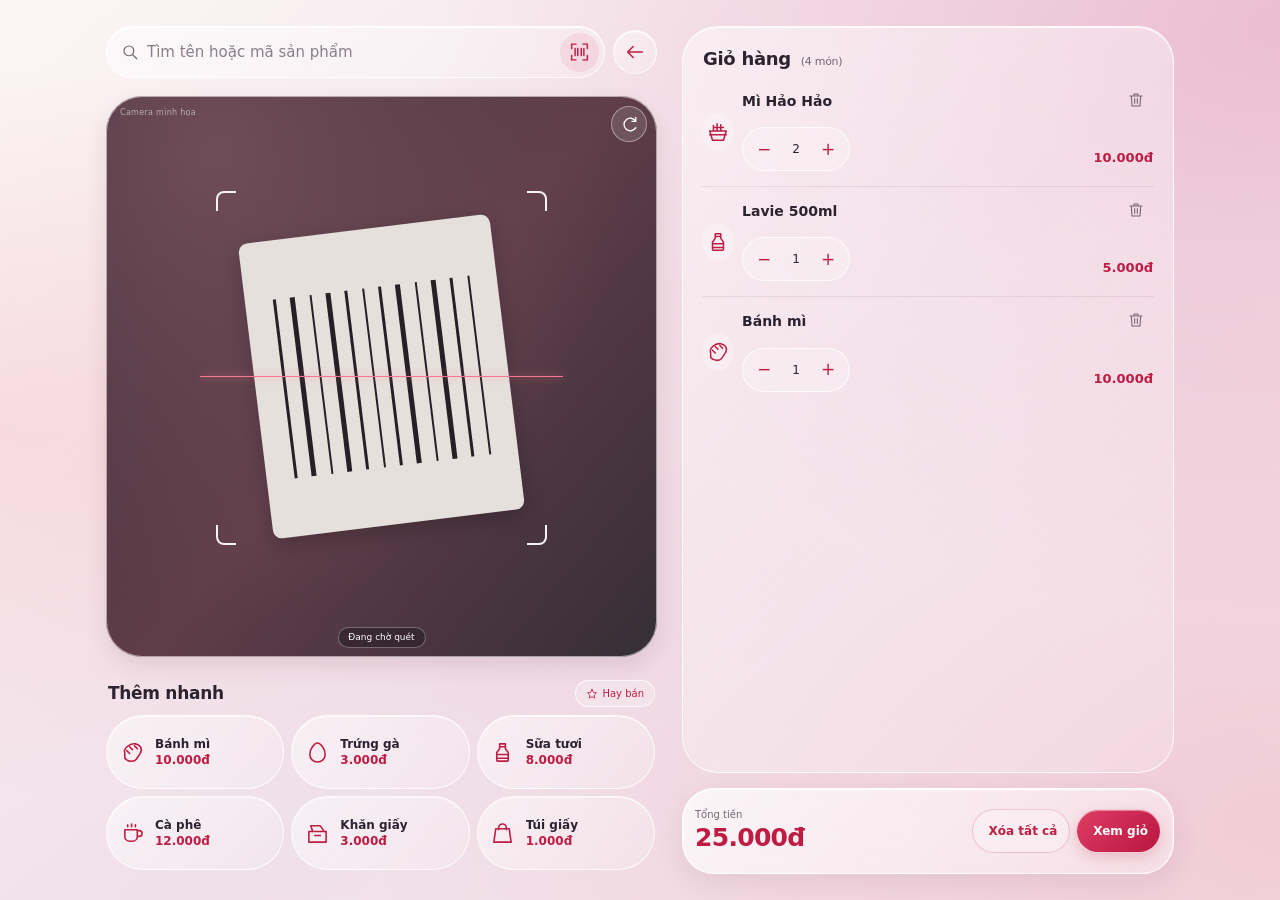
<file: index.html>
<!doctype html>
<html lang="vi">
  <head>
    <meta charset="UTF-8" />
    <meta name="viewport" content="width=device-width, initial-scale=1.0" />
    <meta name="description" content="Trang bán hàng và quản lý giỏ hàng." />
    <title>Bán hàng nhanh</title>
    <link rel="stylesheet" href="css/ui-theme.css" />
    <link rel="stylesheet" href="css/style.css" />
  </head>
  <body class="sales-view">
    <main class="page-shell">
      <div class="upper-zone">
        <header class="fixed-tools">
        <section class="search-section" aria-label="Tìm kiếm sản phẩm">
          <div class="search-row">
            <form class="search-bar" id="search-form">
              <span class="search-icon" data-ui-icon="search" aria-hidden="true"></span>
              <input id="product-search" type="search" placeholder="Tìm tên hoặc mã sản phẩm" autocomplete="off" />
              <button class="scan-button" id="scan-button" type="button" aria-label="Quét mã sản phẩm">
                <span data-ui-icon="scan" aria-hidden="true"></span>
              </button>
            </form>
            <button class="logout-button" id="menu-button" type="button" aria-label="Quay về menu"><span data-ui-icon="back" aria-hidden="true"></span></button>
          </div>
          <p class="search-status" id="search-status" aria-live="polite"></p>
        </section>

        <section class="scanner-panel" aria-label="Quét mã sản phẩm">
          <div class="scanner-image"><span class="camera-demo-label">Camera minh họa</span>
            <button class="camera-switch-button" id="camera-switch" type="button" aria-label="Đổi camera">
              <span data-ui-icon="rotate" aria-hidden="true"></span>
            </button>
            <div class="scanner-corner corner-top-left"></div>
            <div class="scanner-corner corner-top-right"></div>
            <div class="barcode" aria-hidden="true">
              <i></i><i></i><i></i><i></i><i></i><i></i><i></i><i></i><i></i><i></i><i></i><i></i>
            </div>
            <div class="scanner-corner corner-bottom-left"></div>
            <div class="scanner-corner corner-bottom-right"></div>
            <span class="scan-line" aria-hidden="true"></span>
            <span class="scan-label" id="scan-label">Đang chờ quét</span>
          </div>
        </section>
        </header>
        <section class="panel quick-panel" id="quick-products" aria-labelledby="quick-title">
          <div class="section-title-row">
            <h1 id="quick-title">Thêm nhanh</h1>
            <button class="popular-button" id="popular-button" type="button">
              <span data-ui-icon="star" aria-hidden="true"></span> Hay bán
            </button>
          </div>
          <div class="quick-grid scroll-area" id="quick-grid">
<button class="quick-product" type="button" data-product="bread">
              <span class="product-emoji" data-ui-icon="bread" aria-hidden="true"></span>
              <span><strong>Bánh mì</strong><small>10.000đ</small></span>
            </button>
<button class="quick-product" type="button" data-product="egg">
              <span class="product-emoji" data-ui-icon="egg" aria-hidden="true"></span>
              <span><strong>Trứng gà</strong><small>3.000đ</small></span>
            </button>
<button class="quick-product" type="button" data-product="milk">
              <span class="product-emoji" data-ui-icon="bottle" aria-hidden="true"></span>
              <span><strong>Sữa tươi</strong><small>8.000đ</small></span>
            </button>
<button class="quick-product" type="button" data-product="coffee">
              <span class="product-emoji" data-ui-icon="coffee" aria-hidden="true"></span>
              <span><strong>Cà phê</strong><small>12.000đ</small></span>
            </button>
<button class="quick-product" type="button" data-product="tissue">
              <span class="product-emoji" data-ui-icon="tissue" aria-hidden="true"></span>
              <span><strong>Khăn giấy</strong><small>3.000đ</small></span>
            </button>
<button class="quick-product" type="button" data-product="bag">
              <span class="product-emoji" data-ui-icon="bag" aria-hidden="true"></span>
              <span><strong>Túi giấy</strong><small>1.000đ</small></span>
            </button>
<button class="quick-product" type="button" data-product="ice">
              <span class="product-emoji" data-ui-icon="box" aria-hidden="true"></span>
              <span><strong>Đá viên</strong><small>5.000đ</small></span>
            </button>
<button class="quick-product" type="button" data-product="candy">
              <span class="product-emoji" data-ui-icon="box" aria-hidden="true"></span>
              <span><strong>Kẹo lẻ</strong><small>2.000đ</small></span>
            </button>
<button class="quick-product" type="button" data-product="sugar">
              <span class="product-emoji" data-ui-icon="box" aria-hidden="true"></span>
              <span><strong>Đường</strong><small>6.000đ</small></span>
            </button>
<button class="quick-product" type="button" data-product="oil">
              <span class="product-emoji" data-ui-icon="box" aria-hidden="true"></span>
              <span><strong>Dầu ăn</strong><small>25.000đ</small></span>
            </button>
<button class="quick-product" type="button" data-product="rice">
              <span class="product-emoji" data-ui-icon="box" aria-hidden="true"></span>
              <span><strong>Gạo</strong><small>18.000đ</small></span>
            </button>
<button class="quick-product" type="button" data-product="apple">
              <span class="product-emoji" data-ui-icon="box" aria-hidden="true"></span>
              <span><strong>Táo</strong><small>7.000đ</small></span>
            </button>
<button class="quick-product" type="button" data-product="banana">
              <span class="product-emoji" data-ui-icon="box" aria-hidden="true"></span>
              <span><strong>Chuối</strong><small>6.000đ</small></span>
            </button>
<button class="quick-product" type="button" data-product="orange">
              <span class="product-emoji" data-ui-icon="box" aria-hidden="true"></span>
              <span><strong>Cam</strong><small>9.000đ</small></span>
            </button>
<button class="quick-product" type="button" data-product="yogurt">
              <span class="product-emoji" data-ui-icon="box" aria-hidden="true"></span>
              <span><strong>Sữa chua</strong><small>5.000đ</small></span>
            </button>
<button class="quick-product" type="button" data-product="sausage">
              <span class="product-emoji" data-ui-icon="box" aria-hidden="true"></span>
              <span><strong>Xúc xích</strong><small>9.000đ</small></span>
            </button>
<button class="quick-product" type="button" data-product="soap">
              <span class="product-emoji" data-ui-icon="box" aria-hidden="true"></span>
              <span><strong>Xà phòng</strong><small>11.000đ</small></span>
            </button>
<button class="quick-product" type="button" data-product="shampoo">
              <span class="product-emoji" data-ui-icon="box" aria-hidden="true"></span>
              <span><strong>Dầu gội</strong><small>22.000đ</small></span>
            </button>
          </div>
        </section>
      </div>

      <section class="panel cart-panel" id="cart" aria-labelledby="cart-title">
        <div class="cart-heading">
          <h2 id="cart-title">Giỏ hàng <span id="cart-item-count">(4 món)</span></h2>
        </div>
        <div class="cart-list scroll-area" id="cart-list"></div>
      </section>

      <footer class="checkout-bar">
        <div class="total-block">
          <span>Tổng tiền</span>
          <strong id="cart-total">25.000đ</strong>
        </div>
        <div class="checkout-actions">
          <button class="clear-button" id="clear-cart" type="button"><span data-ui-icon="trash" aria-hidden="true"></span> Xóa tất cả</button>
          <button class="view-cart-button" id="view-cart" type="button"><span data-ui-icon="cart" aria-hidden="true"></span> Xem giỏ</button>
        </div>
      </footer>
      <p class="toast" id="toast" role="status" aria-live="polite"></p>
    </main>
    <script src="js/ui-icons.js"></script>
<script src="js/app.js"></script>
    <script src="js/prototype-nav.js"></script>
  </body>
</html>
</file>
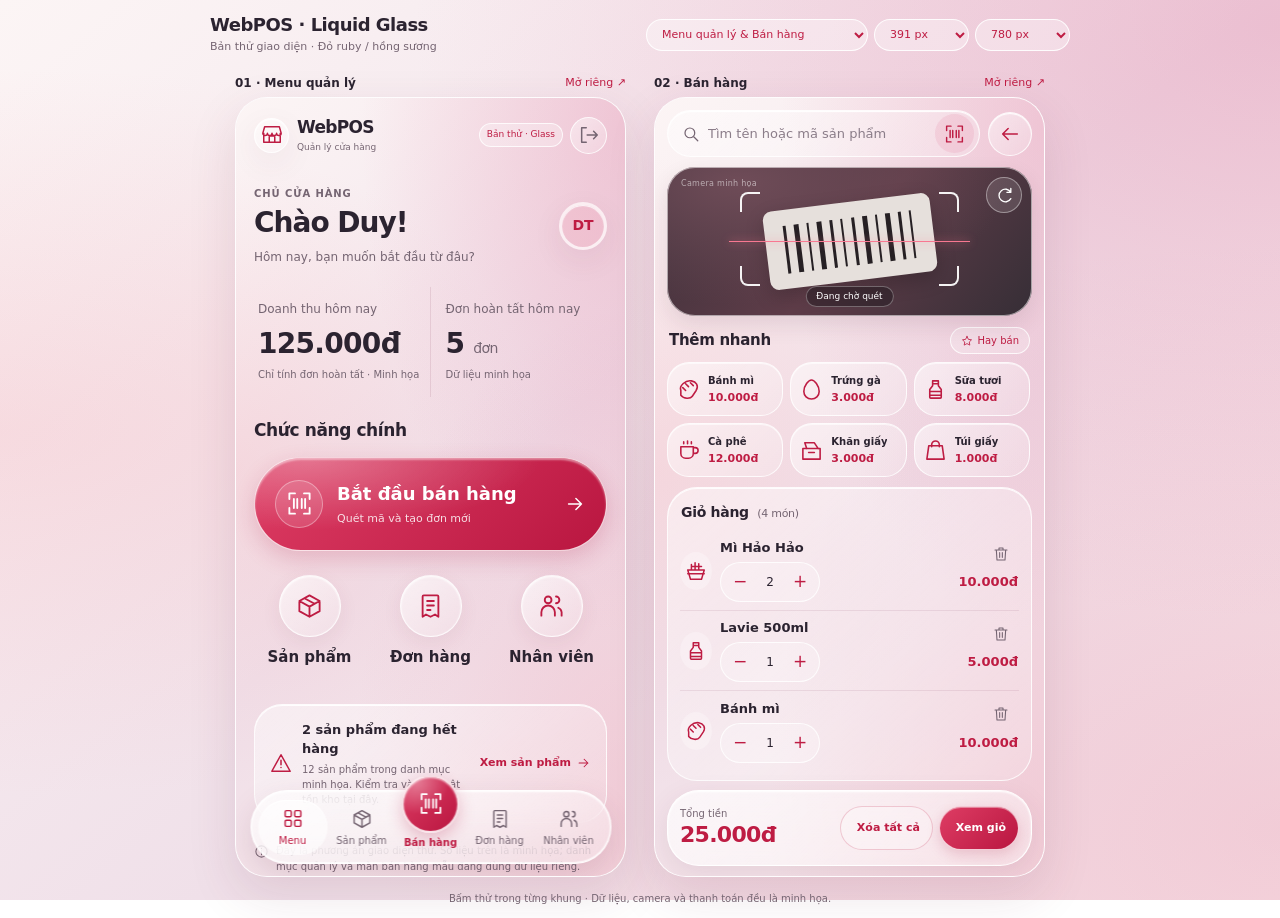
<file: BAT-DAU.html>
<!doctype html>
<html lang="vi"><head><meta charset="utf-8"><meta name="viewport" content="width=device-width, initial-scale=1"><title>WebPOS · Liquid Glass · Bản thử</title><link rel="stylesheet" href="css/ui-theme.css">
<style>
:root{--preview-width:391px;--preview-height:780px}body{font-size:13px}.preview-header{max-width:900px;margin:auto;padding:14px 20px 8px;display:flex;align-items:center;justify-content:space-between;gap:16px}.preview-header h1{margin:0;font-size:18px;letter-spacing:-.5px}.preview-header p{margin:3px 0 0;color:var(--ui-muted);font-size:11px}.tools{display:flex;gap:6px;flex-wrap:wrap;justify-content:flex-end;max-width:470px}.tools select{border-radius:999px;border:1px solid rgba(255,255,255,.9);color:var(--ui-primary);width:auto;min-height:32px;padding:5px 24px 5px 11px;font-size:11px;background:rgba(255,255,255,.36)}.screens{display:flex;align-items:flex-start;justify-content:center;gap:28px;padding:6px 20px 14px}.screen{width:var(--preview-width);flex-shrink:0}.caption{display:flex;align-items:center;justify-content:space-between;gap:8px;height:28px;font-size:11px}.caption strong{font-size:12px;font-weight:650}.caption a{color:var(--ui-primary);text-decoration:none}iframe{display:block;width:100%;height:var(--preview-height);border:1px solid rgba(255,255,255,.9);border-radius:32px;background:#f2e5eb;box-shadow:0 18px 50px rgba(95,34,64,.12),inset 0 1px white}footer{text-align:center;color:var(--ui-muted);font-size:10px;padding:0 12px 12px}@media(max-width:870px){.screens{flex-wrap:wrap}.preview-header{max-width:440px;align-items:flex-start;flex-direction:column;gap:10px}.tools{justify-content:flex-start}}@media(max-width:430px){.screens{padding-inline:10px}.screen{width:min(var(--preview-width),100%)}.preview-header{padding-inline:14px}}
</style></head><body><header class="preview-header"><div><h1>WebPOS · Liquid Glass</h1><p>Bản thử giao diện · Đỏ ruby / hồng sương</p></div><div class="tools"><select id="preview-pair" aria-label="Cặp màn hình"><option value="home">Menu quản lý &amp; Bán hàng</option><option value="manage">Sản phẩm &amp; Đơn hàng</option><option value="people">Nhân viên &amp; Giỏ hàng</option><option value="entry">Đăng nhập &amp; Menu nhân viên</option></select><select id="preview-width" aria-label="Độ rộng màn thử"><option value="391">391 px</option><option value="320">320 px</option><option value="430">430 px</option></select><select id="preview-height" aria-label="Chiều cao màn thử"><option value="780">780 px</option><option value="844">844 px</option><option value="568">568 px</option></select></div></header>
<main class="screens"><section class="screen"><div class="caption"><strong>01 · Menu quản lý</strong><a id="left-open" href="manager.html">Mở riêng ↗</a></div><iframe id="left-preview" title="Menu quản lý" src="manager.html"></iframe></section><section class="screen"><div class="caption"><strong>02 · Bán hàng</strong><a id="right-open" href="index.html">Mở riêng ↗</a></div><iframe id="right-preview" title="Bán hàng" src="index.html"></iframe></section></main><footer>Bấm thử trong từng khung · Dữ liệu, camera và thanh toán đều là minh họa.</footer>
<script>
for(const dimension of ['width','height'])document.getElementById('preview-'+dimension).addEventListener('change',function(){document.documentElement.style.setProperty('--preview-'+dimension,this.value+'px')});
const pairs={home:[['manager.html','01 · Menu quản lý'],['index.html','02 · Bán hàng']],manage:[['products.html','03 · Sản phẩm'],['orders.html','04 · Đơn hàng']],people:[['staff.html','05 · Nhân viên'],['cart.html','06 · Giỏ hàng']],entry:[['login.html','07 · Đăng nhập'],['menu.html','08 · Menu nhân viên']]};
document.getElementById('preview-pair').addEventListener('change',function(){['left','right'].forEach((side,index)=>{const [file,title]=pairs[this.value][index];const frame=document.getElementById(side+'-preview');frame.src=file;frame.title=title;document.getElementById(side+'-open').href=file;frame.parentElement.querySelector('.caption strong').textContent=title})});
</script></body></html>
</file>
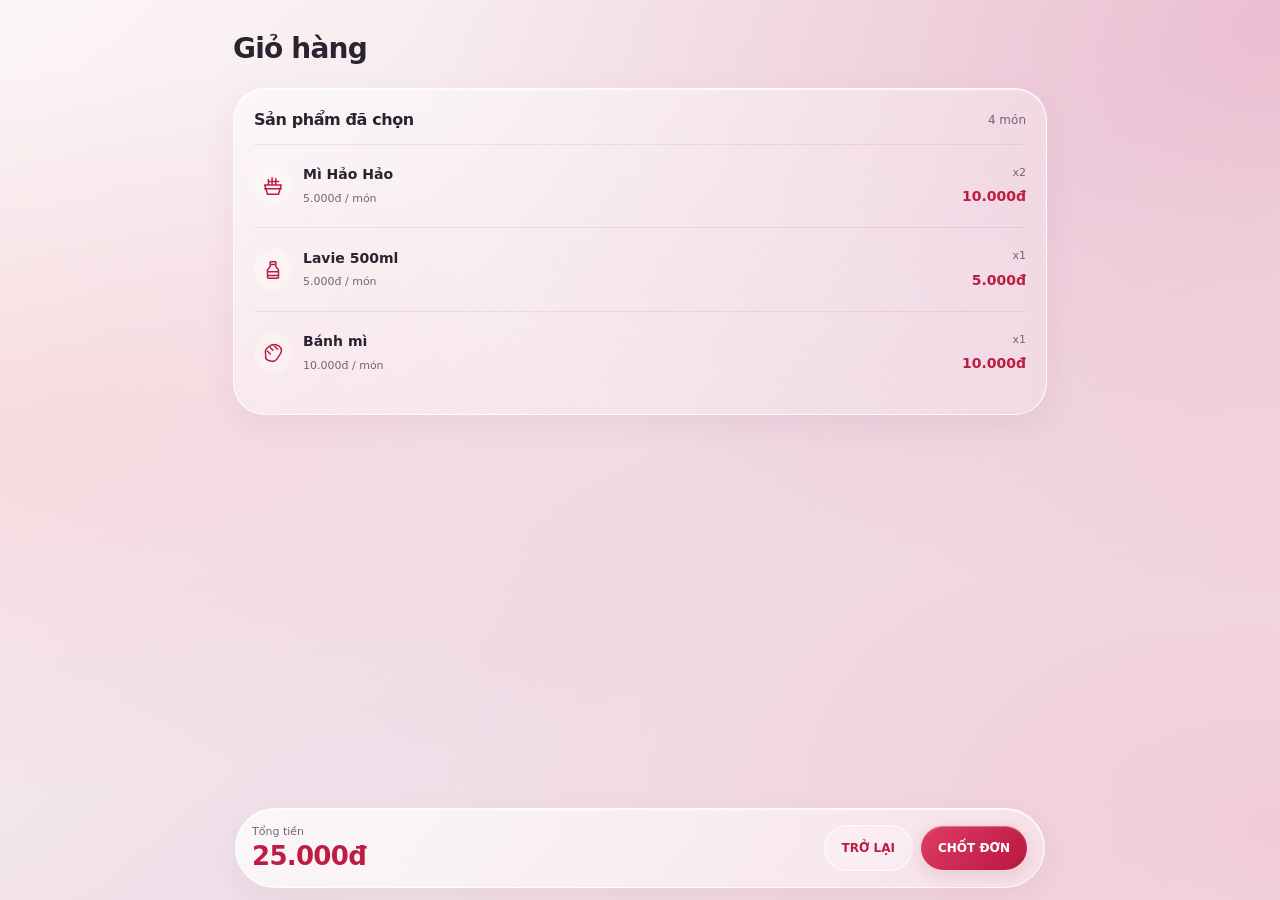
<file: cart.html>
<!doctype html>
<html lang="vi">
  <head>
    <meta charset="UTF-8" />
    <meta name="viewport" content="width=device-width, initial-scale=1.0" />
    <meta name="description" content="Xem lại giỏ hàng trước khi chốt đơn." />
    <title>Giỏ hàng | Bán hàng nhanh</title>
    <link rel="stylesheet" href="css/ui-theme.css" />
    <link rel="stylesheet" href="css/cart.css" />
  </head>
  <body>
    <main class="cart-page">
      <header class="cart-page-header">
        <h1>Giỏ hàng</h1>
      </header>

      <section class="review-card" aria-labelledby="review-title">
        <div class="review-heading">
          <h2 id="review-title">Sản phẩm đã chọn</h2>
          <span id="review-count"></span>
        </div>
        <div class="review-list" id="review-list"></div>
      </section>

      <footer class="review-footer">
        <div class="review-total">
          <span>Tổng tiền</span>
          <strong id="review-total">0đ</strong>
        </div>
        <div class="review-actions">
          <button class="back-button" id="back-to-sales" type="button">TRỞ LẠI</button>
          <button class="confirm-button" id="open-payment" type="button">CHỐT ĐƠN</button>
        </div>
      </footer>

      <div class="payment-backdrop" id="payment-backdrop" hidden>
        <section class="payment-modal" role="dialog" aria-modal="true" aria-labelledby="payment-title">
          <button class="modal-close" id="close-payment" type="button" aria-label="Đóng">×</button>
          <p class="modal-kicker">XÁC NHẬN ĐƠN HÀNG</p>
          <h2 id="payment-title">Chọn phương thức thanh toán</h2>
          <p class="modal-summary"><span id="payment-count">0 món</span><strong id="payment-total">0đ</strong></p>
          <div class="payment-options">
            <button class="payment-option is-selected" type="button" data-payment="cash">
              <span class="payment-icon" aria-hidden="true" data-ui-icon="money"></span>
              <strong>Tiền mặt</strong>
            </button>
            <button class="payment-option" type="button" data-payment="qr">
              <span class="payment-icon" aria-hidden="true" data-ui-icon="qr"></span>
              <strong>VietQR</strong>
            </button>
          </div>
          <div class="payment-panel is-visible" id="cash-panel">
            <label for="cash-received">Tiền khách đưa</label>
            <input id="cash-received" type="number" min="0" placeholder="Nhập số tiền khách đưa" />
            <div class="cash-shortcuts">
              <button type="button" data-cash="15000">15.000</button>
              <button type="button" data-cash="20000">20.000</button>
              <button type="button" data-cash="50000">50.000</button>
            </div>
            <div class="change-summary">
              <small>Tiền thừa trả khách</small>
              <strong id="cash-change">0đ</strong>
            </div>
            <p class="payment-note">Kiểm tra tiền khách đưa trước khi xác nhận.</p>
            <button class="payment-submit" id="confirm-cash" type="button">ĐÃ NHẬN TIỀN</button>
          </div>
          <div class="payment-panel" id="qr-panel">
            <p class="qr-title">Chờ thanh toán</p>
            <strong class="qr-amount" id="qr-amount">0đ</strong>
            <div class="qr-placeholder">
              <strong>VIETQR</strong>
              <span>Vùng hiển thị mã</span>
            </div>
            <p class="payment-note">Chỉ xác nhận sau khi kiểm tra tiền đã vào tài khoản cửa hàng.</p>
            <button class="payment-submit" id="confirm-qr" type="button">ĐÃ NHẬN TIỀN</button>
          </div>
        </section>
      </div>
      <p class="cart-toast" id="cart-toast" role="status" aria-live="polite"></p>
    </main>
    <script src="js/ui-icons.js"></script>
<script src="js/cart.js"></script>
    <script src="js/prototype-nav.js"></script>
  </body>
</html>
</file>
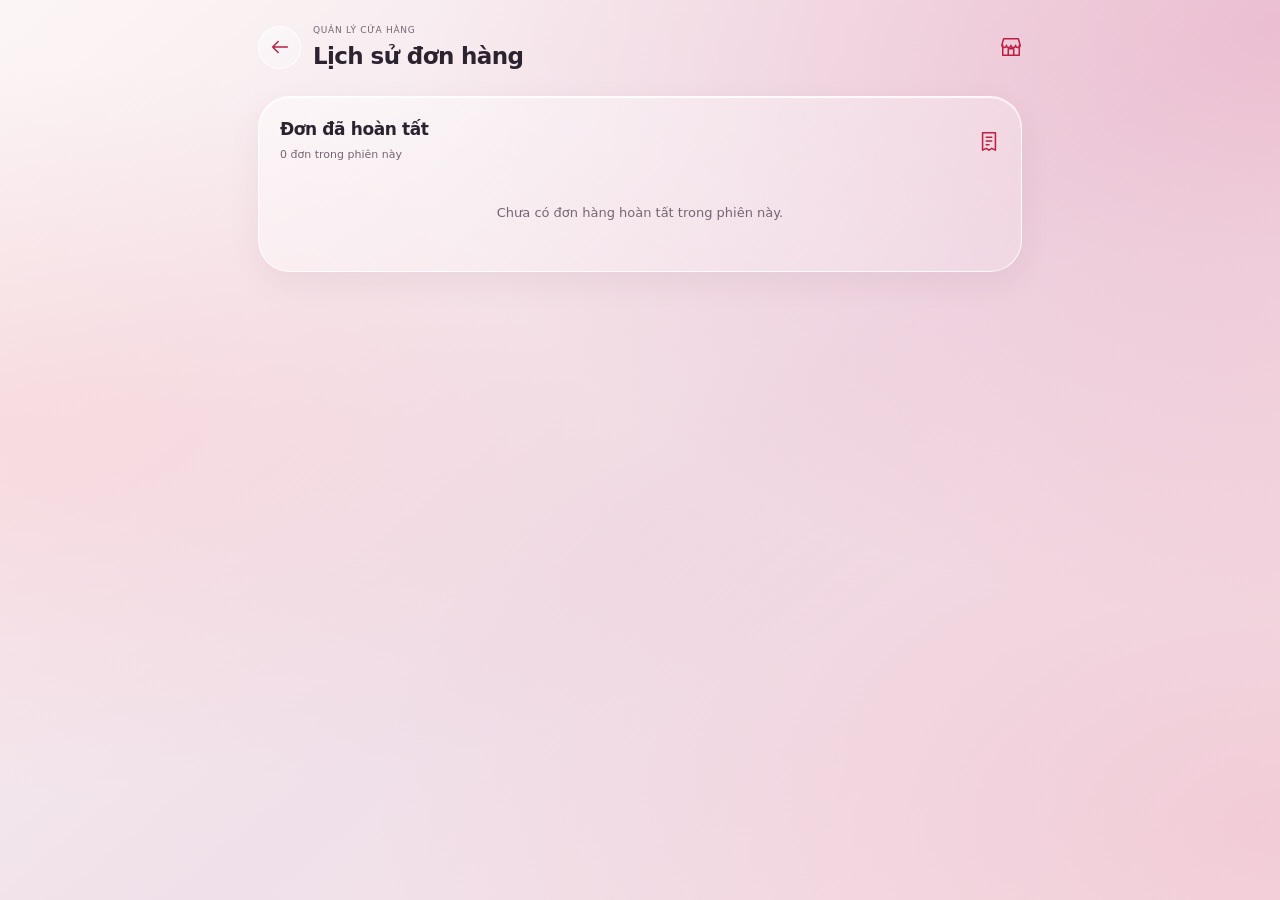
<file: history.html>
<!doctype html>
<html lang="vi">
  <head>
    <meta charset="UTF-8" />
    <meta name="viewport" content="width=device-width, initial-scale=1.0" />
    <meta name="description" content="Lịch sử đơn hàng trong phiên làm việc." />
    <title>Lịch sử đơn hàng | Bán hàng nhanh</title>
    <link rel="stylesheet" href="css/ui-theme.css" />
    <link rel="stylesheet" href="css/history.css" />
  </head>
  <body>
    <main class="history-page">
      <header class="history-header">
        <a class="back-link" href="menu.html" aria-label="Quay lại menu"><span data-ui-icon="back" aria-hidden="true"></span></a>
        <div>
          <p class="history-kicker">QUẢN LÝ CỬA HÀNG</p>
          <h1>Lịch sử đơn hàng</h1>
        </div>
        <span class="header-mark" aria-hidden="true" data-ui-icon="store"></span>
      </header>
      <section class="history-card" aria-labelledby="history-title">
        <div class="history-card-heading">
          <div>
            <h2 id="history-title">Đơn đã hoàn tất</h2>
            <p id="history-count">0 đơn trong phiên này</p>
          </div>
          <span class="history-icon" aria-hidden="true" data-ui-icon="orders"></span>
        </div>
        <div class="order-list" id="order-list"></div>
      </section>
    </main>
    <script src="js/ui-icons.js"></script>
<script src="js/history.js"></script>
    <script src="js/prototype-nav.js"></script>
  </body>
</html>
</file>
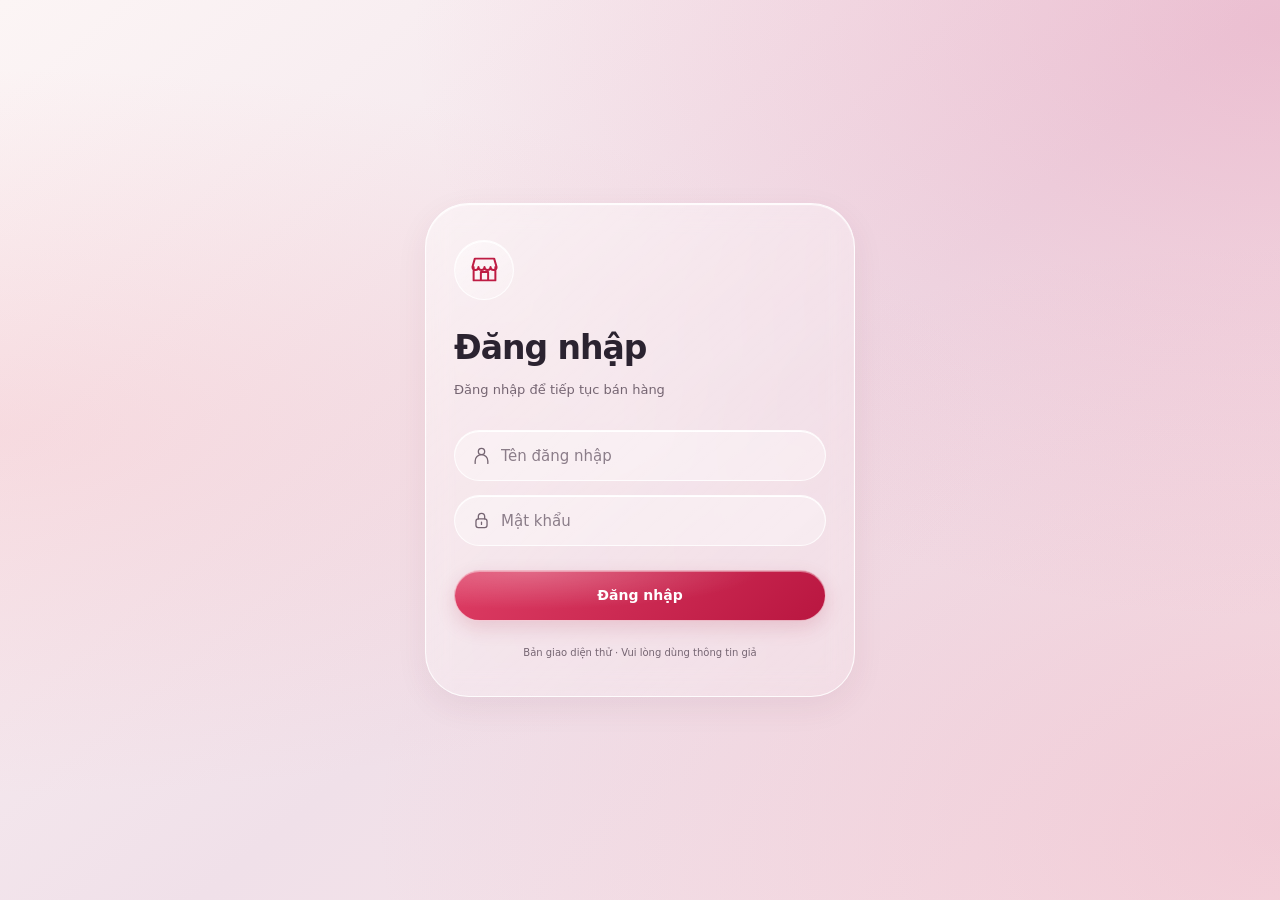
<file: login.html>
<!doctype html>
<html lang="vi">
  <head>
    <meta charset="UTF-8" />
    <meta name="viewport" content="width=device-width, initial-scale=1.0" />
    <meta name="description" content="Đăng nhập vào màn hình bán hàng." />
    <title>Đăng nhập | Bán hàng nhanh</title>
    <link rel="stylesheet" href="css/ui-theme.css" />
    <link rel="stylesheet" href="css/login.css" />
  </head>
  <body>
    <main class="login-page">
      <section class="login-card" aria-labelledby="login-title">
        <div class="brand-mark" aria-hidden="true" data-ui-icon="store"></div>

        <div class="login-illustration" aria-hidden="true">
          <div class="illustration-sun"></div>
          <div class="illustration-person">
            <span class="person-head"></span>
            <span class="person-body"></span>
            <span class="person-arm"></span>
            <span class="person-leg person-leg-left"></span>
            <span class="person-leg person-leg-right"></span>
          </div>
          <div class="illustration-box"></div>
          <span class="illustration-dot dot-one"></span>
          <span class="illustration-dot dot-two"></span>
          <span class="illustration-dot dot-three"></span>
          <span class="illustration-shape shape-square"></span>
          <span class="illustration-shape shape-circle"></span>
        </div>

        <h1 id="login-title">Đăng nhập</h1>
        <p class="login-subtitle">Đăng nhập để tiếp tục bán hàng</p>

        <form class="login-form" action="menu.html" method="get">
          <label class="input-group">
            <span class="input-icon" aria-hidden="true" data-ui-icon="user"></span>
            <span class="sr-only">Tên đăng nhập</span>
            <input type="text" name="email" placeholder="Tên đăng nhập" autocomplete="username" required />
          </label>
          <label class="input-group">
            <span class="input-icon" aria-hidden="true" data-ui-icon="lock"></span>
            <span class="sr-only">Mật khẩu</span>
            <input type="password" placeholder="Mật khẩu" autocomplete="current-password" required />
          </label>
          <button class="login-button" type="submit">Đăng nhập</button>
        </form>

      <p class="demo-note">Bản giao diện thử · Vui lòng dùng thông tin giả</p>
</section>
    </main>
  <script src="js/ui-icons.js"></script>
</body>
</html>
</file>
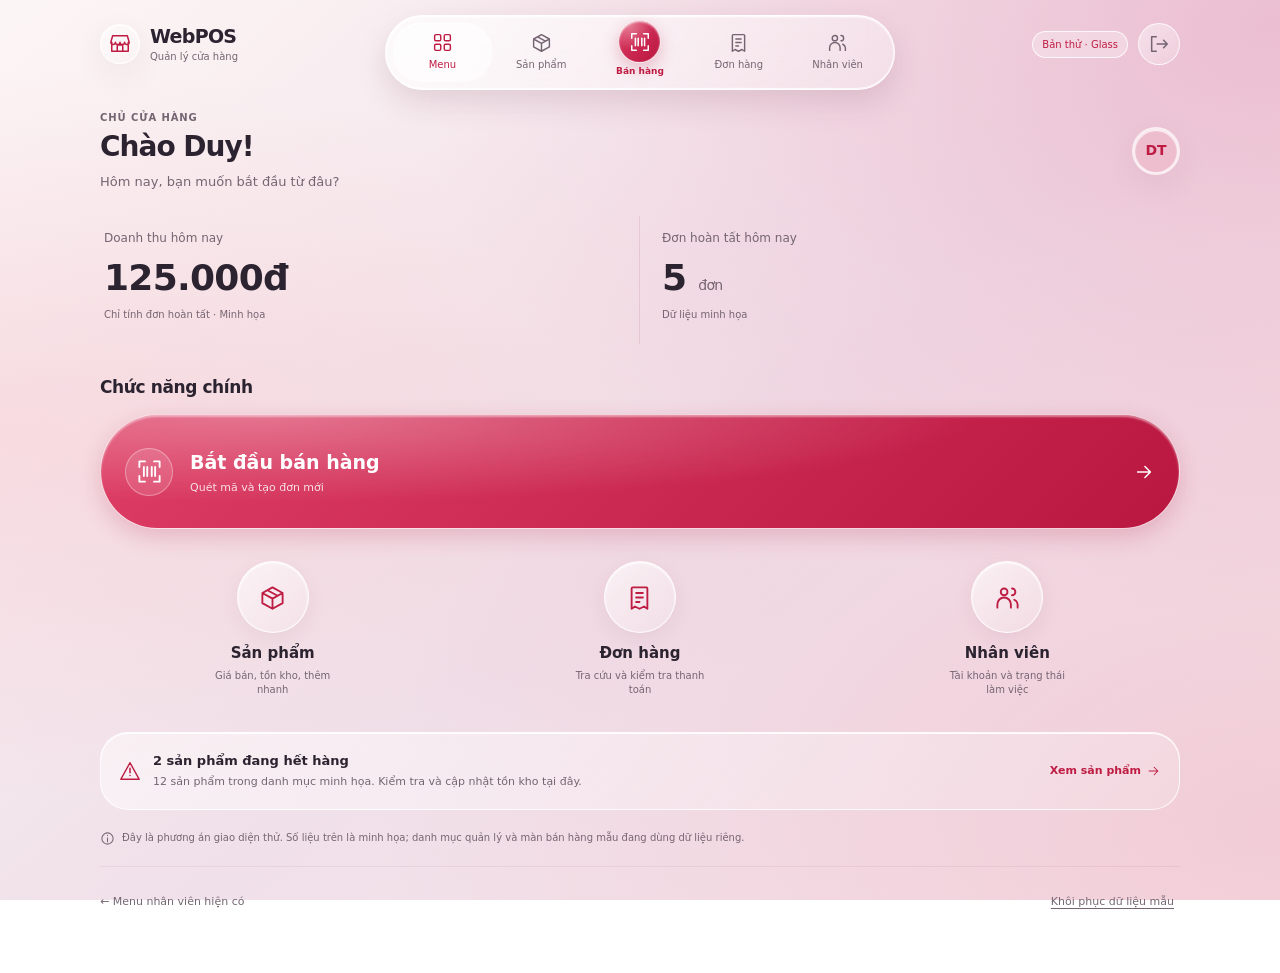
<file: manager.html>
<!doctype html>
<html lang="vi">
<head>
  <meta charset="utf-8">
  <meta name="viewport" content="width=device-width, initial-scale=1, viewport-fit=cover">
  <meta name="description" content="Bản thử giao diện quản lý WebPOS. Sử dụng dữ liệu minh họa.">
  <title>Menu quản lý · WebPOS bản thử</title>
  <link rel="stylesheet" href="css/ui-theme.css">
  <link rel="stylesheet" href="css/admin-theme.css">
  <link rel="stylesheet" href="css/admin.css">
</head>
<body>
<a class="skip-link" href="#main">Đến nội dung chính</a><header class="app-header"><div class="header-inner">
  <a class="brand" href="manager.html" aria-label="WebPOS, menu quản lý"><span class="brand-symbol" data-icon="store" aria-hidden="true"></span><span>WebPOS<small>Quản lý cửa hàng</small></span></a>
  
  <div class="header-actions"><span class="trial-badge">Bản thử · Glass</span><a class="logout-link" href="login.html" aria-label="Đăng xuất về màn hình đăng nhập mẫu" title="Đăng xuất"><span class="" data-icon="logout" aria-hidden="true"></span></a></div>
</div></header>
<nav class="primary-nav" aria-label="Điều hướng quản lý"><a class="nav-item" href="manager.html" aria-current="page"><span data-icon="home" aria-hidden="true"></span><span>Menu</span></a><a class="nav-item" href="products.html"><span data-icon="box" aria-hidden="true"></span><span>Sản phẩm</span></a><a class="nav-item nav-sales" href="index.html?from=manager"><span data-icon="scan" aria-hidden="true"></span><span>Bán hàng</span></a><a class="nav-item" href="orders.html"><span data-icon="orders" aria-hidden="true"></span><span>Đơn hàng</span></a><a class="nav-item" href="staff.html"><span data-icon="users" aria-hidden="true"></span><span>Nhân viên</span></a></nav>
<main class="main-content" id="main">
  <section class="page-heading" aria-labelledby="welcome-title">
    <div><p class="eyebrow">CHỦ CỬA HÀNG</p><h1 id="welcome-title">Chào Duy!</h1><p class="subtitle">Hôm nay, bạn muốn bắt đầu từ đâu?</p></div><span class="avatar" aria-hidden="true">DT</span>
  </section>
  <section class="stats-grid" aria-label="Số liệu hôm nay, dữ liệu minh họa">
    <article class="stat-card"><p>Doanh thu hôm nay</p><strong id="home-revenue">125.000đ</strong><small>Chỉ tính đơn hoàn tất · Minh họa</small><span class="stat-icon" data-icon="money" aria-hidden="true"></span></article>
    <article class="stat-card"><p>Đơn hoàn tất hôm nay</p><strong><span id="home-order-count">5</span> <span style="font-size:14px;font-weight:500;color:var(--admin-muted)">đơn</span></strong><small>Dữ liệu minh họa</small><span class="stat-icon" data-icon="orders" aria-hidden="true"></span></article>
  </section>
  <section aria-labelledby="features-title"><div class="section-heading"><h2 id="features-title">Chức năng chính</h2><span></span></div><div class="feature-grid"><a class="feature-card feature-sales" href="index.html?from=manager">
      <span class="feature-icon" data-icon="scan" aria-hidden="true"></span><span class="feature-arrow" data-icon="arrow" aria-hidden="true"></span>
      <strong>Bắt đầu bán hàng</strong><small>Quét mã và tạo đơn mới</small>
    </a><a class="feature-card feature-products" href="products.html">
      <span class="feature-icon" data-icon="box" aria-hidden="true"></span><span class="feature-arrow" data-icon="arrow" aria-hidden="true"></span>
      <strong>Sản phẩm</strong><small>Giá bán, tồn kho, thêm nhanh</small>
    </a><a class="feature-card feature-orders" href="orders.html">
      <span class="feature-icon" data-icon="orders" aria-hidden="true"></span><span class="feature-arrow" data-icon="arrow" aria-hidden="true"></span>
      <strong>Đơn hàng</strong><small>Tra cứu và kiểm tra thanh toán</small>
    </a><a class="feature-card feature-staff" href="staff.html">
      <span class="feature-icon" data-icon="users" aria-hidden="true"></span><span class="feature-arrow" data-icon="arrow" aria-hidden="true"></span>
      <strong>Nhân viên</strong><small>Tài khoản và trạng thái làm việc</small>
    </a></div></section>
  <section class="inventory-note" aria-labelledby="inventory-title">
    <span class="" data-icon="alert" aria-hidden="true"></span><div><strong id="inventory-title">Kiểm tra tồn kho</strong><p id="inventory-description"></p></div>
    <a class="text-link" href="products.html?filter=out">Xem sản phẩm<span class="" data-icon="arrow" aria-hidden="true"></span></a>
  </section>
  <p class="prototype-note"><span class="" data-icon="info" aria-hidden="true"></span><span>Đây là phương án giao diện thử. Số liệu trên là minh họa; danh mục quản lý và màn bán hàng mẫu đang dùng dữ liệu riêng.</span></p>
  <footer class="page-footer"><a href="menu.html">← Menu nhân viên hiện có</a><button id="reset-demo" type="button">Khôi phục dữ liệu mẫu</button></footer>
</main>
<dialog class="confirmation-dialog" id="reset-dialog" aria-labelledby="reset-title" aria-describedby="reset-message">
  <span class="confirmation-icon" data-icon="box" aria-hidden="true"></span><h2 id="reset-title">Khôi phục dữ liệu mẫu?</h2><p id="reset-message">Các thay đổi sản phẩm, nhân viên và trạng thái đơn minh họa sẽ được khôi phục. Giỏ hàng và lịch sử bán thử cũ được giữ nguyên.</p>
  <div class="dialog-actions"><button class="button" type="button" data-close-dialog autofocus>Hủy</button><button class="button button-primary" id="confirm-reset" type="button">Khôi phục</button></div>
</dialog>
<p class="toast" id="admin-toast" role="status" aria-live="polite" aria-atomic="true"></p>
<script src="js/ui-icons.js"></script>
<script src="js/admin-shared.js"></script>
<script src="js/admin-data.js"></script>
<script src="js/admin-home.js"></script>
</body></html>
</file>
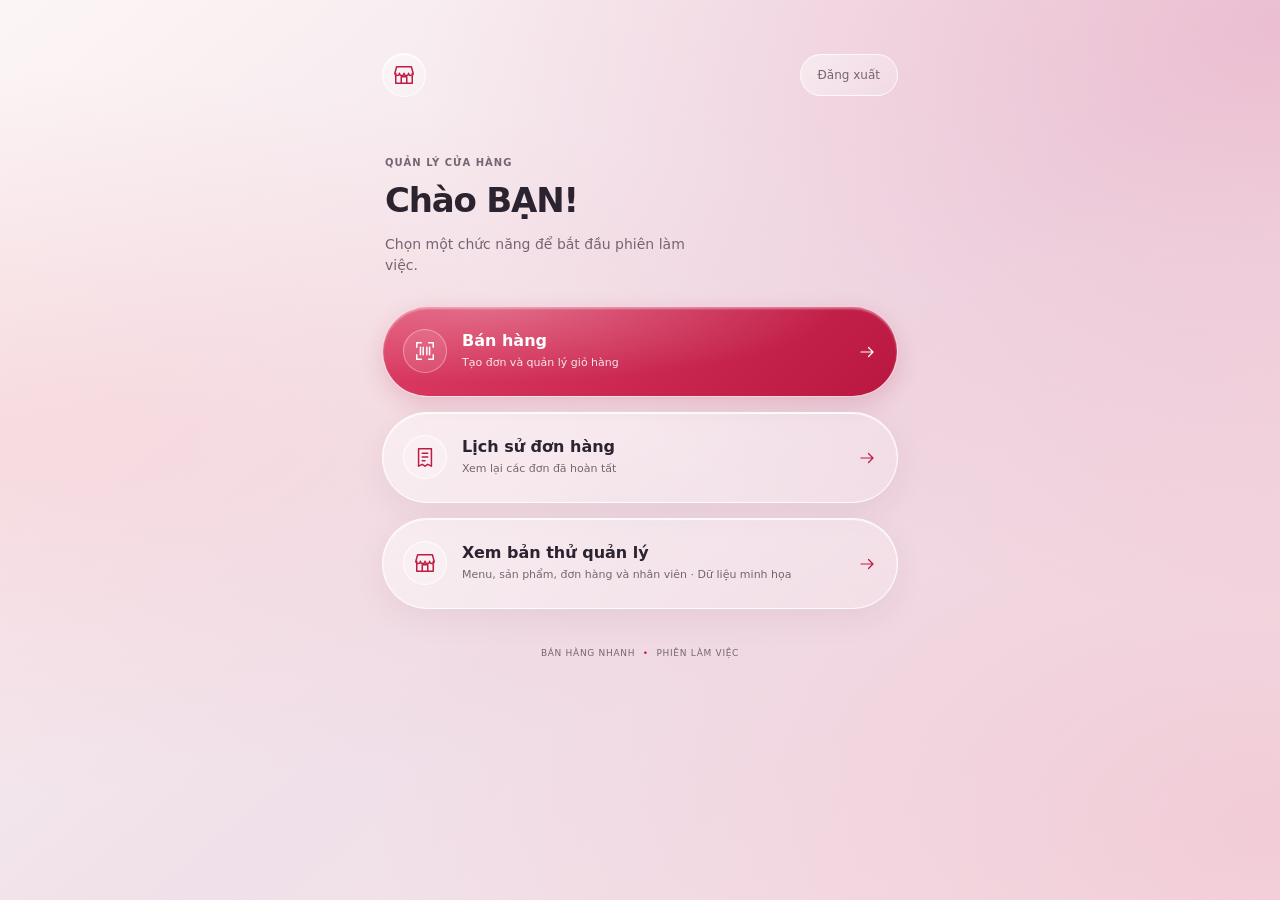
<file: menu.html>
<!doctype html>
<html lang="vi">
  <head>
    <meta charset="UTF-8" />
    <meta name="viewport" content="width=device-width, initial-scale=1.0" />
    <meta name="description" content="Menu quản lý bán hàng." />
    <title>Menu | Bán hàng nhanh</title>
    <link rel="stylesheet" href="css/ui-theme.css" />
    <link rel="stylesheet" href="css/menu.css" />
  </head>
  <body>
    <main class="menu-page">
      <section class="menu-card" aria-labelledby="menu-title">
        <div class="menu-topbar">
          <span class="brand-mark" aria-hidden="true" data-ui-icon="store"></span>
          <button class="logout-button" id="logout-button" type="button">Đăng xuất</button>
        </div>

        <div class="welcome-block">
          <p class="menu-kicker">QUẢN LÝ CỬA HÀNG</p>
          <h1 id="menu-title">Chào <span id="account-name">BẠN</span>!</h1>
          <p>Chọn một chức năng để bắt đầu phiên làm việc.</p>
        </div>

        <nav class="menu-options" aria-label="Chức năng chính">
          <a class="menu-option sales-option" href="index.html">
            <span class="option-icon" aria-hidden="true" data-ui-icon="scan"></span>
            <span class="option-copy">
              <strong>Bán hàng</strong>
              <small>Tạo đơn và quản lý giỏ hàng</small>
            </span>
            <span class="option-arrow" aria-hidden="true" data-ui-icon="arrow"></span>
          </a>
          <a class="menu-option history-option" href="history.html">
            <span class="option-icon" aria-hidden="true" data-ui-icon="orders"></span>
            <span class="option-copy">
              <strong>Lịch sử đơn hàng</strong>
              <small>Xem lại các đơn đã hoàn tất</small>
            </span>
            <span class="option-arrow" aria-hidden="true" data-ui-icon="arrow"></span>
          </a>
          <a class="menu-option history-option" href="manager.html">
            <span class="option-icon" aria-hidden="true" data-ui-icon="store"></span>
            <span class="option-copy">
              <strong>Xem bản thử quản lý</strong>
              <small>Menu, sản phẩm, đơn hàng và nhân viên · Dữ liệu minh họa</small>
            </span>
            <span class="option-arrow" aria-hidden="true" data-ui-icon="arrow"></span>
          </a>
        </nav>

        <p class="menu-footer">BÁN HÀNG NHANH <span aria-hidden="true">•</span> PHIÊN LÀM VIỆC</p>
      </section>
    </main>
    <script src="js/ui-icons.js"></script>
<script src="js/menu.js"></script>
  </body>
</html>
</file>
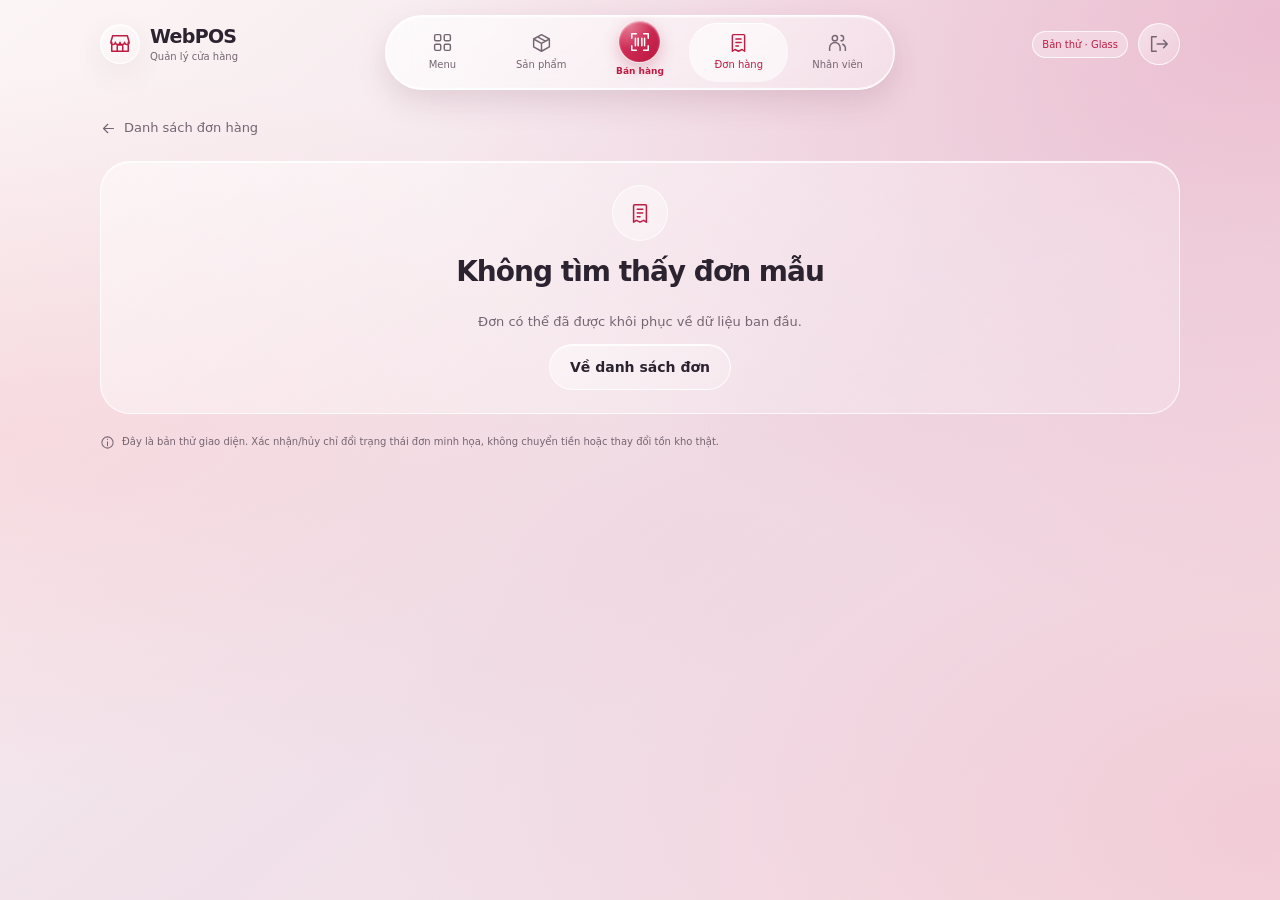
<file: order-detail.html>
<!doctype html>
<html lang="vi">
<head>
  <meta charset="utf-8">
  <meta name="viewport" content="width=device-width, initial-scale=1, viewport-fit=cover">
  <meta name="description" content="Bản thử giao diện quản lý WebPOS. Sử dụng dữ liệu minh họa.">
  <title>Chi tiết đơn hàng · WebPOS bản thử</title>
  <link rel="stylesheet" href="css/ui-theme.css">
  <link rel="stylesheet" href="css/admin-theme.css">
  <link rel="stylesheet" href="css/admin.css">
  <link rel="stylesheet" href="css/admin-management.css">
</head>
<body>
<a class="skip-link" href="#main">Đến nội dung chính</a><header class="app-header"><div class="header-inner">
  <a class="brand" href="manager.html" aria-label="WebPOS, menu quản lý"><span class="brand-symbol" data-icon="store" aria-hidden="true"></span><span>WebPOS<small>Quản lý cửa hàng</small></span></a>
  
  <div class="header-actions"><span class="trial-badge">Bản thử · Glass</span><a class="logout-link" href="login.html" aria-label="Đăng xuất về màn hình đăng nhập mẫu" title="Đăng xuất"><span class="" data-icon="logout" aria-hidden="true"></span></a></div>
</div></header>
<nav class="primary-nav" aria-label="Điều hướng quản lý"><a class="nav-item" href="manager.html"><span data-icon="home" aria-hidden="true"></span><span>Menu</span></a><a class="nav-item" href="products.html"><span data-icon="box" aria-hidden="true"></span><span>Sản phẩm</span></a><a class="nav-item nav-sales" href="index.html?from=manager"><span data-icon="scan" aria-hidden="true"></span><span>Bán hàng</span></a><a class="nav-item" href="orders.html" aria-current="page"><span data-icon="orders" aria-hidden="true"></span><span>Đơn hàng</span></a><a class="nav-item" href="staff.html"><span data-icon="users" aria-hidden="true"></span><span>Nhân viên</span></a></nav>

<main class="main-content" id="main">
  <a class="back-text" id="back-to-orders" href="orders.html"><span class="" data-icon="arrow" aria-hidden="true"></span>Danh sách đơn hàng</a>
  <div id="order-detail"></div>
  <p class="prototype-note"><span class="" data-icon="info" aria-hidden="true"></span><span>Đây là bản thử giao diện. Xác nhận/hủy chỉ đổi trạng thái đơn minh họa, không chuyển tiền hoặc thay đổi tồn kho thật.</span></p>
</main>
<dialog class="confirmation-dialog" id="order-action-dialog" aria-labelledby="order-action-title" aria-describedby="order-action-message">
  <span class="confirmation-icon" data-icon="info" aria-hidden="true"></span><h2 id="order-action-title"></h2><p id="order-action-message"></p><p class="dialog-error" id="order-action-error" role="alert"></p>
  <div class="dialog-actions"><button class="button" type="button" data-close-dialog autofocus>Quay lại</button><button class="button button-primary" id="confirm-order-action" type="button"></button></div>
</dialog>
<p class="toast" id="admin-toast" role="status" aria-live="polite" aria-atomic="true"></p>
<script src="js/ui-icons.js"></script>
<script src="js/admin-shared.js"></script>
<script src="js/admin-data.js"></script>
<script src="js/admin-order-detail.js"></script>
</body></html>
</file>
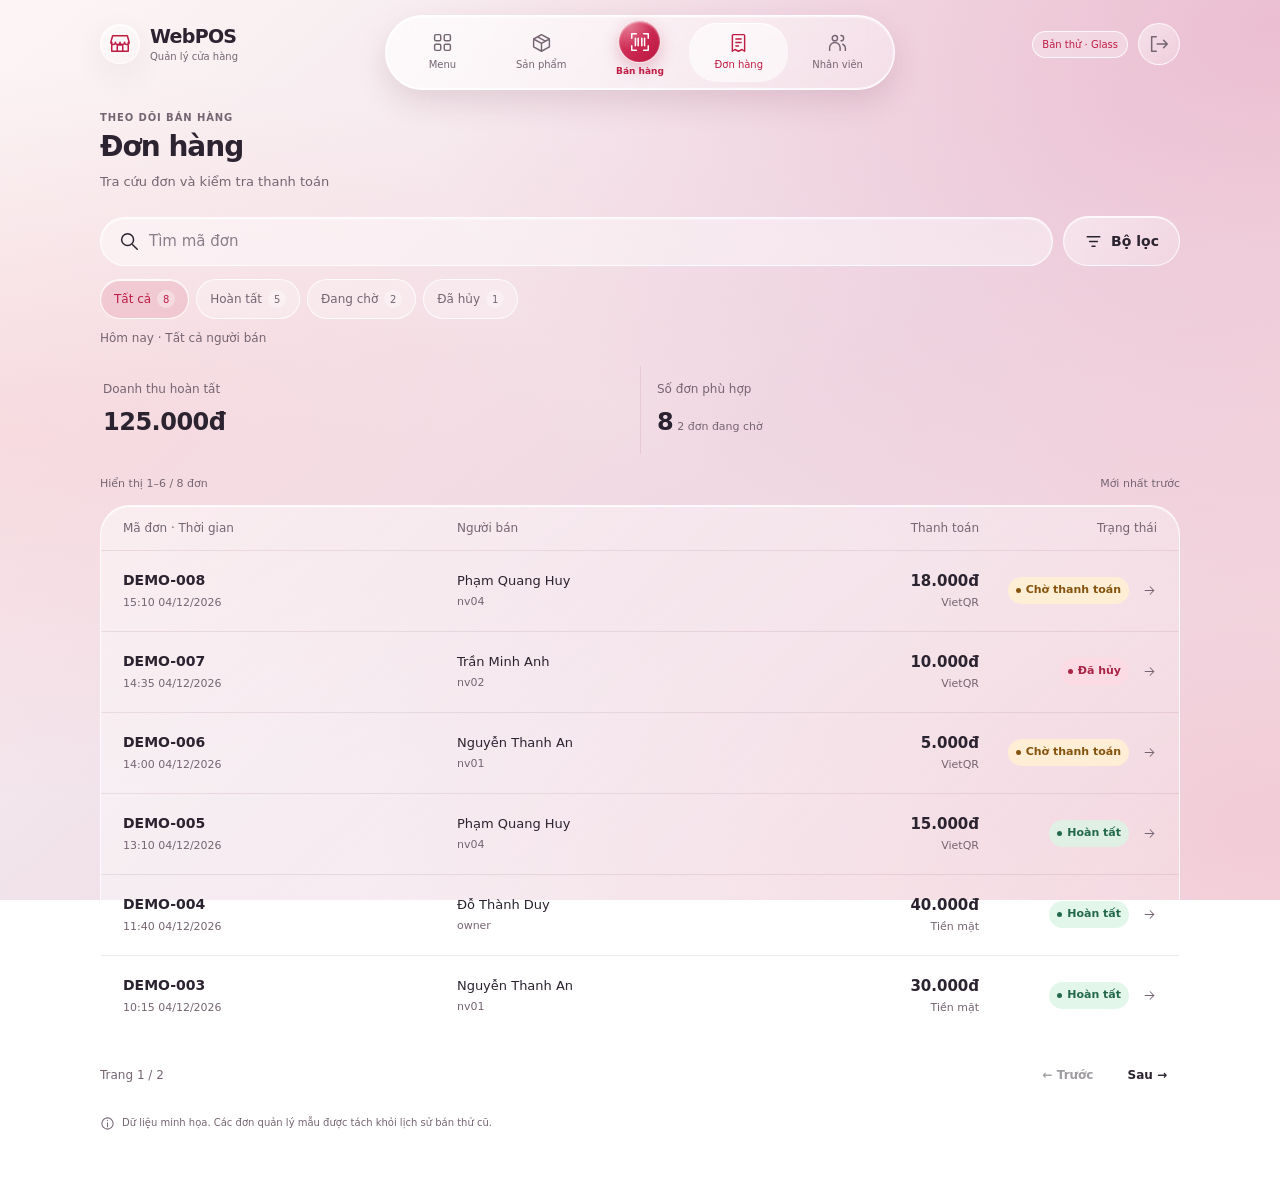
<file: orders.html>
<!doctype html>
<html lang="vi">
<head>
  <meta charset="utf-8">
  <meta name="viewport" content="width=device-width, initial-scale=1, viewport-fit=cover">
  <meta name="description" content="Bản thử giao diện quản lý WebPOS. Sử dụng dữ liệu minh họa.">
  <title>Đơn hàng · WebPOS bản thử</title>
  <link rel="stylesheet" href="css/ui-theme.css">
  <link rel="stylesheet" href="css/admin-theme.css">
  <link rel="stylesheet" href="css/admin.css">
  <link rel="stylesheet" href="css/admin-management.css">
</head>
<body>
<a class="skip-link" href="#main">Đến nội dung chính</a><header class="app-header"><div class="header-inner">
  <a class="brand" href="manager.html" aria-label="WebPOS, menu quản lý"><span class="brand-symbol" data-icon="store" aria-hidden="true"></span><span>WebPOS<small>Quản lý cửa hàng</small></span></a>
  
  <div class="header-actions"><span class="trial-badge">Bản thử · Glass</span><a class="logout-link" href="login.html" aria-label="Đăng xuất về màn hình đăng nhập mẫu" title="Đăng xuất"><span class="" data-icon="logout" aria-hidden="true"></span></a></div>
</div></header>
<nav class="primary-nav" aria-label="Điều hướng quản lý"><a class="nav-item" href="manager.html"><span data-icon="home" aria-hidden="true"></span><span>Menu</span></a><a class="nav-item" href="products.html"><span data-icon="box" aria-hidden="true"></span><span>Sản phẩm</span></a><a class="nav-item nav-sales" href="index.html?from=manager"><span data-icon="scan" aria-hidden="true"></span><span>Bán hàng</span></a><a class="nav-item" href="orders.html" aria-current="page"><span data-icon="orders" aria-hidden="true"></span><span>Đơn hàng</span></a><a class="nav-item" href="staff.html"><span data-icon="users" aria-hidden="true"></span><span>Nhân viên</span></a></nav>

<main class="main-content" id="main">
  <div class="page-heading"><div><p class="eyebrow">THEO DÕI BÁN HÀNG</p><h1>Đơn hàng</h1><p class="subtitle">Tra cứu đơn và kiểm tra thanh toán</p></div></div>
  <section class="catalog-toolbar" aria-label="Tìm và lọc đơn hàng">
    <div class="management-search-line"><div class="search-field"><span class="" data-icon="search" aria-hidden="true"></span><label class="sr-only" for="order-search">Tìm mã đơn</label><input id="order-search" type="search" placeholder="Tìm mã đơn" autocomplete="off"><button class="icon-button" id="order-search-clear" type="button" aria-label="Xóa từ khóa tìm đơn" hidden><span class="" data-icon="close" aria-hidden="true"></span></button></div><button class="button filter-launch" id="open-order-filters" type="button" aria-haspopup="dialog" aria-controls="order-filter-dialog"><span class="" data-icon="filter" aria-hidden="true"></span><span>Bộ lọc</span><span class="filter-count" id="order-filter-count" hidden></span></button></div>
    <div class="filter-row order-status-tabs" role="group" aria-label="Trạng thái đơn"><button class="filter-button" type="button" data-order-status="all" aria-pressed="true">Tất cả <span class="filter-count"></span></button><button class="filter-button" type="button" data-order-status="completed" aria-pressed="false">Hoàn tất <span class="filter-count"></span></button><button class="filter-button" type="button" data-order-status="pending" aria-pressed="false">Đang chờ <span class="filter-count"></span></button><button class="filter-button" type="button" data-order-status="canceled" aria-pressed="false">Đã hủy <span class="filter-count"></span></button></div>
    <div class="active-filter-line"><span id="order-filter-description"></span><button id="clear-order-filters" type="button" hidden>Bỏ lọc</button></div>
  </section>
  <section class="summary-strip" aria-label="Tổng hợp theo kết quả lọc"><div class="summary-item"><span>Doanh thu hoàn tất</span><strong id="order-revenue">0đ</strong></div><div class="summary-item"><span>Số đơn phù hợp</span><strong id="filtered-order-count">0</strong><small id="pending-order-count"></small></div></section>
  <div class="catalog-info"><span id="order-result-count" role="status" aria-live="polite"></span><span>Mới nhất trước</span></div>
  <section class="order-table" aria-label="Danh sách đơn hàng"><div class="order-table-head" id="order-table-head" aria-hidden="true"><span>Mã đơn · Thời gian</span><span>Người bán</span><span class="text-right">Thanh toán</span><span class="text-right">Trạng thái</span></div><div id="order-list"></div></section>
  <div class="pagination" id="order-pagination"><span id="order-page-label"></span><div class="pagination-buttons"><button class="button" id="previous-order-page" type="button">← Trước</button><button class="button" id="next-order-page" type="button">Sau →</button></div></div>
  <p class="prototype-note"><span class="" data-icon="info" aria-hidden="true"></span><span>Dữ liệu minh họa. Các đơn quản lý mẫu được tách khỏi lịch sử bán thử cũ.</span></p>
</main>
<dialog class="confirmation-dialog filter-dialog" id="order-filter-dialog" aria-labelledby="order-filter-title">
  <h2 id="order-filter-title">Lọc đơn hàng</h2>
  <form id="order-filter-form" method="dialog" novalidate>
    <div class="field"><label for="order-date-range">Thời gian</label><select id="order-date-range"><option value="today">Hôm nay</option><option value="7days">7 ngày gần đây</option><option value="30days">30 ngày gần đây</option><option value="all">Tất cả thời gian</option><option value="custom">Khoảng ngày tùy chọn</option></select></div>
    <div class="two-fields" id="custom-order-dates" hidden><div class="field"><label for="order-date-from">Từ ngày</label><input type="date" id="order-date-from" aria-describedby="order-filter-error"></div><div class="field"><label for="order-date-to">Đến ngày</label><input type="date" id="order-date-to" aria-describedby="order-filter-error"></div></div>
    <div class="field"><label for="order-seller">Người bán</label><select id="order-seller"><option value="all">Tất cả người bán</option></select></div>
    <p class="dialog-error" id="order-filter-error" role="alert"></p>
    <div class="dialog-actions"><button class="button" type="button" data-close-dialog>Hủy</button><button class="button button-primary" type="submit">Áp dụng</button></div>
  </form>
</dialog>
<p class="toast" id="admin-toast" role="status" aria-live="polite" aria-atomic="true"></p>
<script src="js/ui-icons.js"></script>
<script src="js/admin-shared.js"></script>
<script src="js/admin-data.js"></script>
<script src="js/admin-orders.js"></script>
</body></html>
</file>
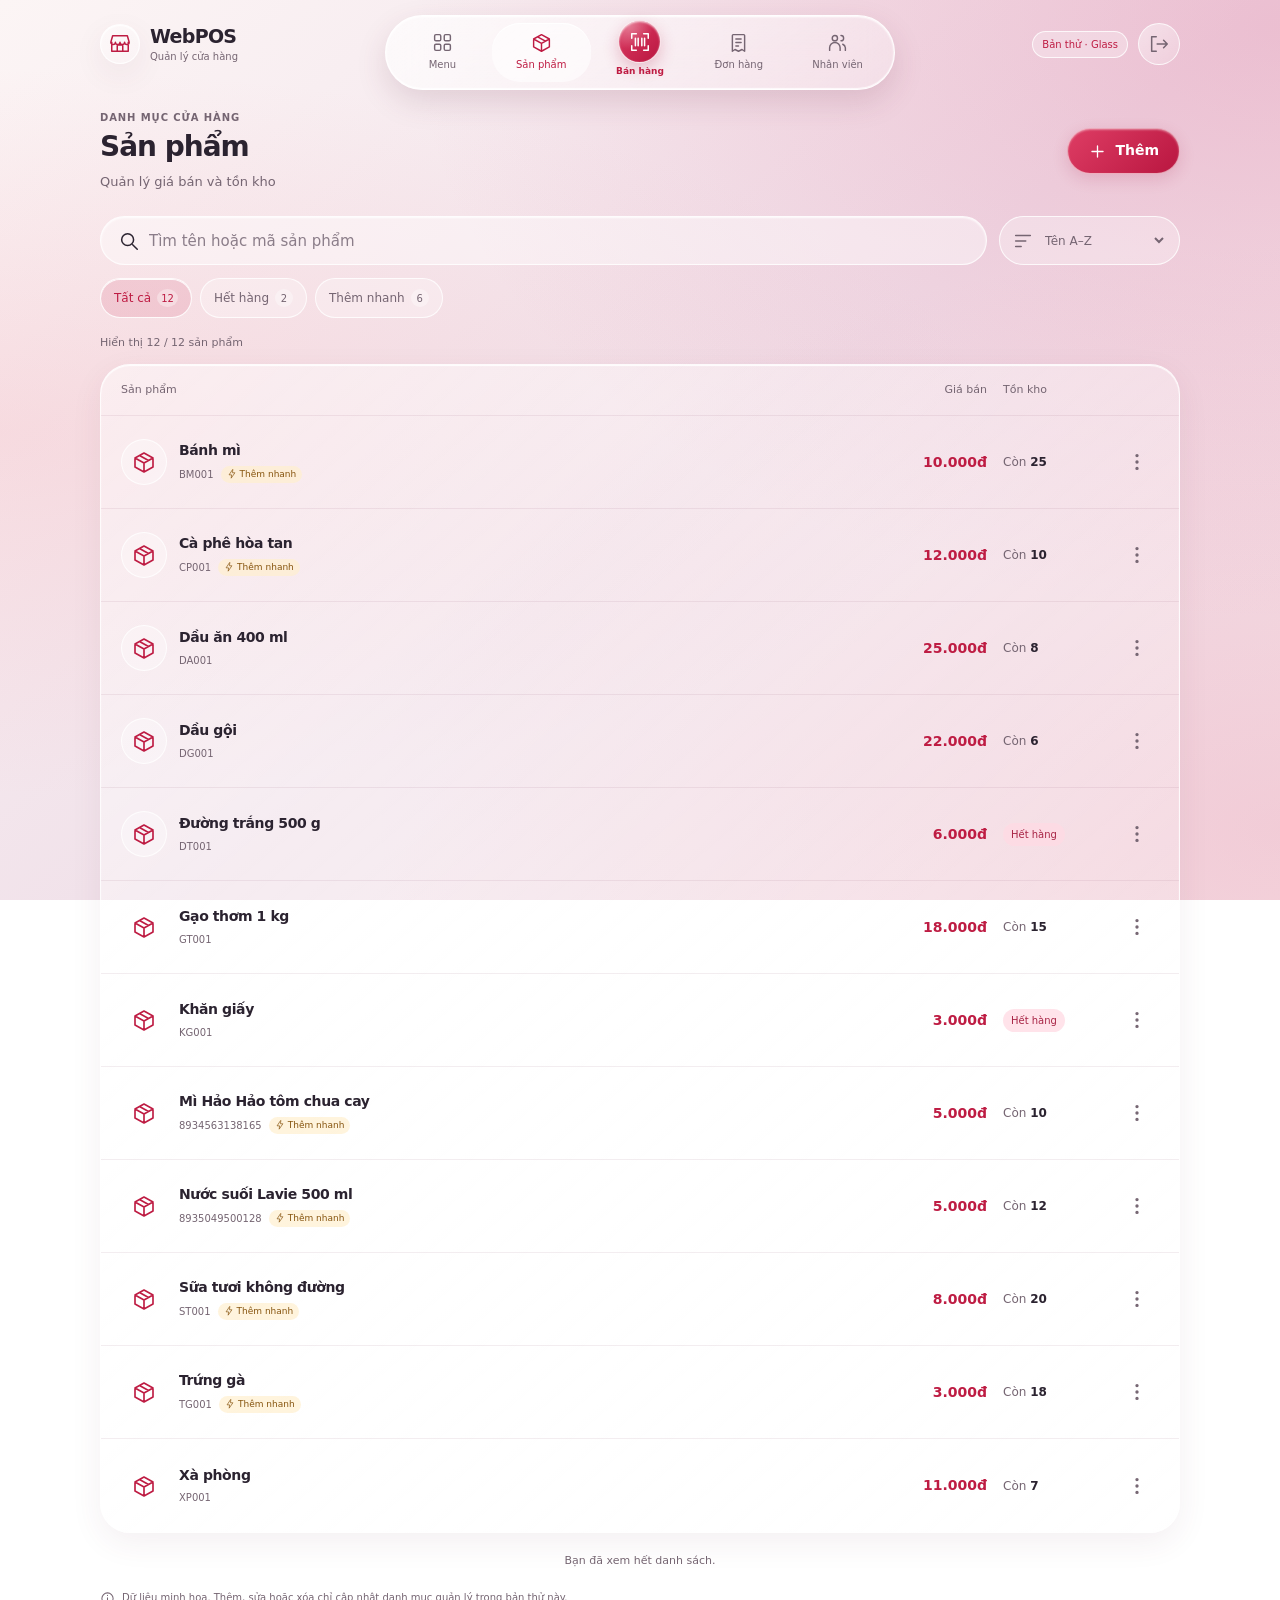
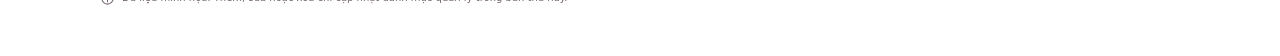
<file: products.html>
<!doctype html>
<html lang="vi">
<head>
  <meta charset="utf-8">
  <meta name="viewport" content="width=device-width, initial-scale=1, viewport-fit=cover">
  <meta name="description" content="Bản thử giao diện quản lý WebPOS. Sử dụng dữ liệu minh họa.">
  <title>Sản phẩm · WebPOS bản thử</title>
  <link rel="stylesheet" href="css/ui-theme.css">
  <link rel="stylesheet" href="css/admin-theme.css">
  <link rel="stylesheet" href="css/admin.css">
</head>
<body>
<a class="skip-link" href="#main">Đến nội dung chính</a><header class="app-header"><div class="header-inner">
  <a class="brand" href="manager.html" aria-label="WebPOS, menu quản lý"><span class="brand-symbol" data-icon="store" aria-hidden="true"></span><span>WebPOS<small>Quản lý cửa hàng</small></span></a>
  
  <div class="header-actions"><span class="trial-badge">Bản thử · Glass</span><a class="logout-link" href="login.html" aria-label="Đăng xuất về màn hình đăng nhập mẫu" title="Đăng xuất"><span class="" data-icon="logout" aria-hidden="true"></span></a></div>
</div></header>
<nav class="primary-nav" aria-label="Điều hướng quản lý"><a class="nav-item" href="manager.html"><span data-icon="home" aria-hidden="true"></span><span>Menu</span></a><a class="nav-item" href="products.html" aria-current="page"><span data-icon="box" aria-hidden="true"></span><span>Sản phẩm</span></a><a class="nav-item nav-sales" href="index.html?from=manager"><span data-icon="scan" aria-hidden="true"></span><span>Bán hàng</span></a><a class="nav-item" href="orders.html"><span data-icon="orders" aria-hidden="true"></span><span>Đơn hàng</span></a><a class="nav-item" href="staff.html"><span data-icon="users" aria-hidden="true"></span><span>Nhân viên</span></a></nav>
<main class="main-content catalog-page" id="main">
  <div class="page-heading"><div><p class="eyebrow">DANH MỤC CỬA HÀNG</p><h1>Sản phẩm</h1><p class="subtitle">Quản lý giá bán và tồn kho</p></div><button class="button button-primary" id="add-product" type="button"><span class="" data-icon="plus" aria-hidden="true"></span><span>Thêm</span></button></div>
  <section class="catalog-toolbar" aria-label="Tìm kiếm và lọc sản phẩm">
    <div class="search-line"><div class="search-field"><span class="" data-icon="search" aria-hidden="true"></span><label class="sr-only" for="admin-search">Tìm tên hoặc mã sản phẩm</label><input id="admin-search" type="search" placeholder="Tìm tên hoặc mã sản phẩm" autocomplete="off"><button class="icon-button" id="search-clear" type="button" aria-label="Xóa từ khóa tìm kiếm" hidden><span class="" data-icon="close" aria-hidden="true"></span></button></div>
      <label class="sort-control"><span class="" data-icon="sort" aria-hidden="true"></span><span class="sr-only">Sắp xếp sản phẩm</span><select id="product-sort"><option value="name">Tên A–Z</option><option value="stock">Tồn kho tăng dần</option><option value="price-low">Giá tăng dần</option><option value="price-high">Giá giảm dần</option></select></label>
    </div>
    <div class="filter-row" role="group" aria-label="Lọc danh mục"><button class="filter-button" type="button" data-filter="all" aria-pressed="true">Tất cả <span class="filter-count">12</span></button><button class="filter-button" type="button" data-filter="out" aria-pressed="false">Hết hàng <span class="filter-count">2</span></button><button class="filter-button" type="button" data-filter="quick" aria-pressed="false">Thêm nhanh <span class="filter-count">6</span></button></div>
  </section>
  <div class="catalog-info"><span id="result-count" role="status" aria-live="polite">Đang hiển thị danh mục…</span></div>
  <section class="catalog" aria-label="Danh sách sản phẩm"><div class="catalog-head" id="catalog-heading" aria-hidden="true"><span>Sản phẩm</span><span class="price-column">Giá bán</span><span>Tồn kho</span><span></span></div><div id="product-list"></div></section>
  <p class="catalog-end" id="catalog-end">Bạn đã xem hết danh sách.</p>
  <p class="prototype-note"><span class="" data-icon="info" aria-hidden="true"></span><span>Dữ liệu minh họa. Thêm, sửa hoặc xóa chỉ cập nhật danh mục quản lý trong bản thử này.</span></p>
</main>
<dialog class="drawer" id="product-drawer" aria-labelledby="form-title">
  <header class="drawer-header"><div><p class="eyebrow">DỮ LIỆU MINH HỌA</p><h2 id="form-title">Thêm sản phẩm</h2></div><button class="icon-button" type="button" data-close-dialog aria-label="Đóng biểu mẫu"><span class="" data-icon="close" aria-hidden="true"></span></button></header>
  <form class="drawer-form" id="product-form" novalidate autocomplete="off">
    <div class="drawer-body">
      <div class="field"><label for="field-name">Tên sản phẩm <span class="required">*</span></label><input id="field-name" name="name" placeholder="Ví dụ: Nước suối Lavie 500 ml" maxlength="150" required aria-describedby="error-name" autofocus><span class="field-error" id="error-name" aria-live="polite"></span></div>
      <div class="field"><label for="field-barcode">Mã sản phẩm <span class="required">*</span></label><input id="field-barcode" name="barcode" placeholder="Nhập mã vạch hoặc mã nội bộ" maxlength="64" required aria-describedby="barcode-help error-barcode"><small id="barcode-help">Mỗi sản phẩm dùng một mã riêng. Ví dụ: BM001.</small><span class="field-error" id="error-barcode" aria-live="polite"></span></div>
      <div class="two-fields">
        <div class="field"><label for="field-price">Giá bán <span class="required">*</span></label><div class="input-suffix"><input id="field-price" name="price" type="number" inputmode="numeric" placeholder="0" min="0" step="1" required aria-describedby="error-price"><span aria-hidden="true">đ</span></div><span class="field-error" id="error-price" aria-live="polite"></span></div>
        <div class="field"><label for="field-stock">Tồn kho <span class="required">*</span></label><input id="field-stock" name="stock" type="number" inputmode="numeric" placeholder="0" min="0" step="1" required aria-describedby="error-stock"><span class="field-error" id="error-stock" aria-live="polite"></span></div>
      </div>
      <label class="quick-toggle"><input id="field-quick" name="isQuickAdd" type="checkbox"><span><strong>Hiển thị trong Thêm nhanh</strong><small>Phác thảo tùy chọn thêm nhanh trên màn bán hàng.</small></span></label>
      <p class="form-prototype-note">Các thay đổi chỉ áp dụng cho danh mục quản lý minh họa. Bản thử chưa đồng bộ với danh mục bán hàng cũ.</p>
    </div>
    <footer class="drawer-footer"><button class="button" type="button" data-close-dialog>Hủy</button><button class="button button-primary" type="submit"><span class="" data-icon="check" aria-hidden="true"></span><span id="save-label">Lưu sản phẩm</span></button></footer>
  </form>
</dialog>
<dialog class="confirmation-dialog" id="delete-dialog" aria-labelledby="delete-title" aria-describedby="delete-description">
  <span class="confirmation-icon" data-icon="trash" aria-hidden="true"></span><h2 id="delete-title">Xóa sản phẩm?</h2><p id="delete-description">“<strong id="delete-name"></strong>” sẽ được xóa khỏi danh mục quản lý của bản thử.</p><div class="dialog-actions"><button class="button" type="button" data-close-dialog autofocus>Giữ lại</button><button class="button button-danger" id="confirm-delete" type="button">Xóa sản phẩm</button></div>
</dialog>
<p class="toast" id="admin-toast" role="status" aria-live="polite" aria-atomic="true"></p>
<script src="js/ui-icons.js"></script>
<script src="js/admin-shared.js"></script>
<script src="js/admin-products.js"></script>
</body></html>
</file>
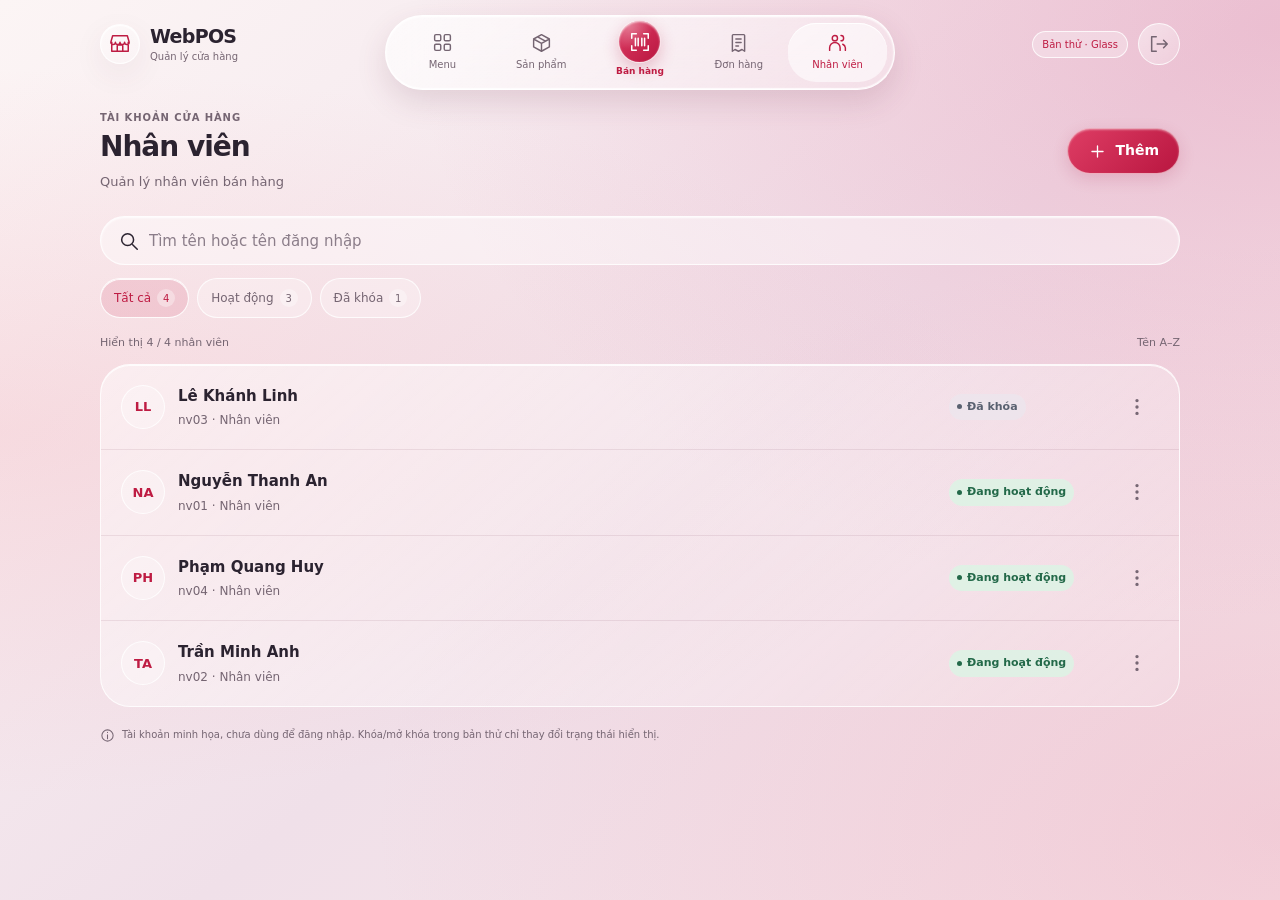
<file: staff.html>
<!doctype html>
<html lang="vi">
<head>
  <meta charset="utf-8">
  <meta name="viewport" content="width=device-width, initial-scale=1, viewport-fit=cover">
  <meta name="description" content="Bản thử giao diện quản lý WebPOS. Sử dụng dữ liệu minh họa.">
  <title>Nhân viên · WebPOS bản thử</title>
  <link rel="stylesheet" href="css/ui-theme.css">
  <link rel="stylesheet" href="css/admin-theme.css">
  <link rel="stylesheet" href="css/admin.css">
  <link rel="stylesheet" href="css/admin-management.css">
</head>
<body>
<a class="skip-link" href="#main">Đến nội dung chính</a><header class="app-header"><div class="header-inner">
  <a class="brand" href="manager.html" aria-label="WebPOS, menu quản lý"><span class="brand-symbol" data-icon="store" aria-hidden="true"></span><span>WebPOS<small>Quản lý cửa hàng</small></span></a>
  
  <div class="header-actions"><span class="trial-badge">Bản thử · Glass</span><a class="logout-link" href="login.html" aria-label="Đăng xuất về màn hình đăng nhập mẫu" title="Đăng xuất"><span class="" data-icon="logout" aria-hidden="true"></span></a></div>
</div></header>
<nav class="primary-nav" aria-label="Điều hướng quản lý"><a class="nav-item" href="manager.html"><span data-icon="home" aria-hidden="true"></span><span>Menu</span></a><a class="nav-item" href="products.html"><span data-icon="box" aria-hidden="true"></span><span>Sản phẩm</span></a><a class="nav-item nav-sales" href="index.html?from=manager"><span data-icon="scan" aria-hidden="true"></span><span>Bán hàng</span></a><a class="nav-item" href="orders.html"><span data-icon="orders" aria-hidden="true"></span><span>Đơn hàng</span></a><a class="nav-item" href="staff.html" aria-current="page"><span data-icon="users" aria-hidden="true"></span><span>Nhân viên</span></a></nav>

<main class="main-content catalog-page" id="main">
  <div class="page-heading"><div><p class="eyebrow">TÀI KHOẢN CỬA HÀNG</p><h1>Nhân viên</h1><p class="subtitle">Quản lý nhân viên bán hàng</p></div><button class="button button-primary" id="add-staff" type="button"><span class="" data-icon="plus" aria-hidden="true"></span><span>Thêm</span></button></div>
  <section class="catalog-toolbar" aria-label="Tìm kiếm và lọc nhân viên"><div class="search-field"><span class="" data-icon="search" aria-hidden="true"></span><label class="sr-only" for="staff-search">Tìm tên hoặc tên đăng nhập</label><input id="staff-search" type="search" placeholder="Tìm tên hoặc tên đăng nhập" autocomplete="off"><button class="icon-button" id="staff-search-clear" type="button" aria-label="Xóa từ khóa tìm nhân viên" hidden><span class="" data-icon="close" aria-hidden="true"></span></button></div>
    <div class="filter-row" role="group" aria-label="Trạng thái nhân viên"><button class="filter-button" type="button" data-staff-status="all" aria-pressed="true">Tất cả <span class="filter-count"></span></button><button class="filter-button" type="button" data-staff-status="active" aria-pressed="false">Hoạt động <span class="filter-count"></span></button><button class="filter-button" type="button" data-staff-status="disabled" aria-pressed="false">Đã khóa <span class="filter-count"></span></button></div>
  </section>
  <div class="catalog-info"><span id="staff-result-count" role="status" aria-live="polite"></span><span>Tên A–Z</span></div>
  <section class="staff-list" id="staff-list" aria-label="Danh sách nhân viên"></section>
  <p class="prototype-note"><span class="" data-icon="info" aria-hidden="true"></span><span>Tài khoản minh họa, chưa dùng để đăng nhập. Khóa/mở khóa trong bản thử chỉ thay đổi trạng thái hiển thị.</span></p>
</main>
<dialog class="drawer" id="staff-drawer" aria-labelledby="staff-form-title">
  <header class="drawer-header"><div><p class="eyebrow">DỮ LIỆU MINH HỌA</p><h2 id="staff-form-title">Thêm nhân viên</h2></div><button class="icon-button" type="button" data-close-dialog aria-label="Đóng form nhân viên"><span class="" data-icon="close" aria-hidden="true"></span></button></header>
  <form class="drawer-form" id="staff-form" method="dialog" novalidate autocomplete="off"><div class="drawer-body">
    <div class="field"><label for="staff-name">Tên hiển thị <span class="required">*</span></label><input id="staff-name" type="text" placeholder="Ví dụ: Nguyễn Văn An" maxlength="100" autofocus required aria-describedby="staff-name-help staff-name-error"><small id="staff-name-help">Tên để nhận biết nhân viên, tối đa 100 ký tự.</small><span id="staff-name-error" class="field-error" aria-live="polite"></span></div>
    <div class="field"><label for="staff-username">Tên đăng nhập <span class="required">*</span></label><input id="staff-username" type="text" placeholder="Ví dụ: nv05" maxlength="50" autocomplete="off" autocapitalize="none" spellcheck="false" required aria-describedby="staff-username-help staff-username-error"><small id="staff-username-help">3–50 ký tự: chữ a–z, số, dấu chấm, gạch dưới hoặc gạch ngang.</small><span id="staff-username-error" class="field-error" aria-live="polite"></span></div>
    <div class="field"><label for="staff-password">Mật khẩu <span class="required">*</span></label><div class="password-input"><input id="staff-password" type="password" autocomplete="new-password" maxlength="128" required aria-describedby="staff-password-help staff-password-error"><button class="icon-button" id="toggle-staff-password" type="button" aria-label="Hiện mật khẩu mẫu" aria-pressed="false"><span class="" data-icon="eye" aria-hidden="true"></span></button></div><small id="staff-password-help">15–128 ký tự. Chỉ dùng mật khẩu giả trong bản thiết kế.</small><span class="field-error" id="staff-password-error" aria-live="polite"></span></div>
    <div class="field"><label for="staff-confirm">Nhập lại mật khẩu <span class="required">*</span></label><input id="staff-confirm" type="password" placeholder="" maxlength="128" autocomplete="new-password" required aria-describedby="staff-confirm-help staff-confirm-error"><small id="staff-confirm-help">Nhập giống mật khẩu phía trên.</small><span id="staff-confirm-error" class="field-error" aria-live="polite"></span></div>
    <p class="form-prototype-note">Mật khẩu nhập thử không được lưu. Tài khoản mẫu mới có trạng thái Đang hoạt động.</p><p class="dialog-error" id="staff-save-error" role="alert"></p>
  </div><footer class="drawer-footer"><button class="button" type="button" data-close-dialog>Hủy</button><button class="button button-primary" type="submit"><span class="" data-icon="check" aria-hidden="true"></span><span>Tạo nhân viên</span></button></footer></form>
</dialog>
<dialog class="confirmation-dialog" id="staff-detail-dialog" aria-labelledby="staff-detail-title"><div id="staff-detail-content"></div><div class="dialog-actions"><button class="button button-primary" type="button" data-close-dialog>Đóng</button></div></dialog>
<dialog class="confirmation-dialog" id="staff-status-dialog" aria-labelledby="staff-status-title" aria-describedby="staff-status-message"><span class="confirmation-icon" data-icon="lock" aria-hidden="true"></span><h2 id="staff-status-title"></h2><p id="staff-status-message"></p><p class="dialog-error" id="staff-status-error" role="alert"></p><div class="dialog-actions"><button class="button" type="button" data-close-dialog autofocus>Quay lại</button><button class="button button-danger" id="confirm-staff-status" type="button"></button></div></dialog>
<p class="toast" id="admin-toast" role="status" aria-live="polite" aria-atomic="true"></p>
<script src="js/ui-icons.js"></script>
<script src="js/admin-shared.js"></script>
<script src="js/admin-data.js"></script>
<script src="js/admin-staff.js"></script>
</body></html>
</file>
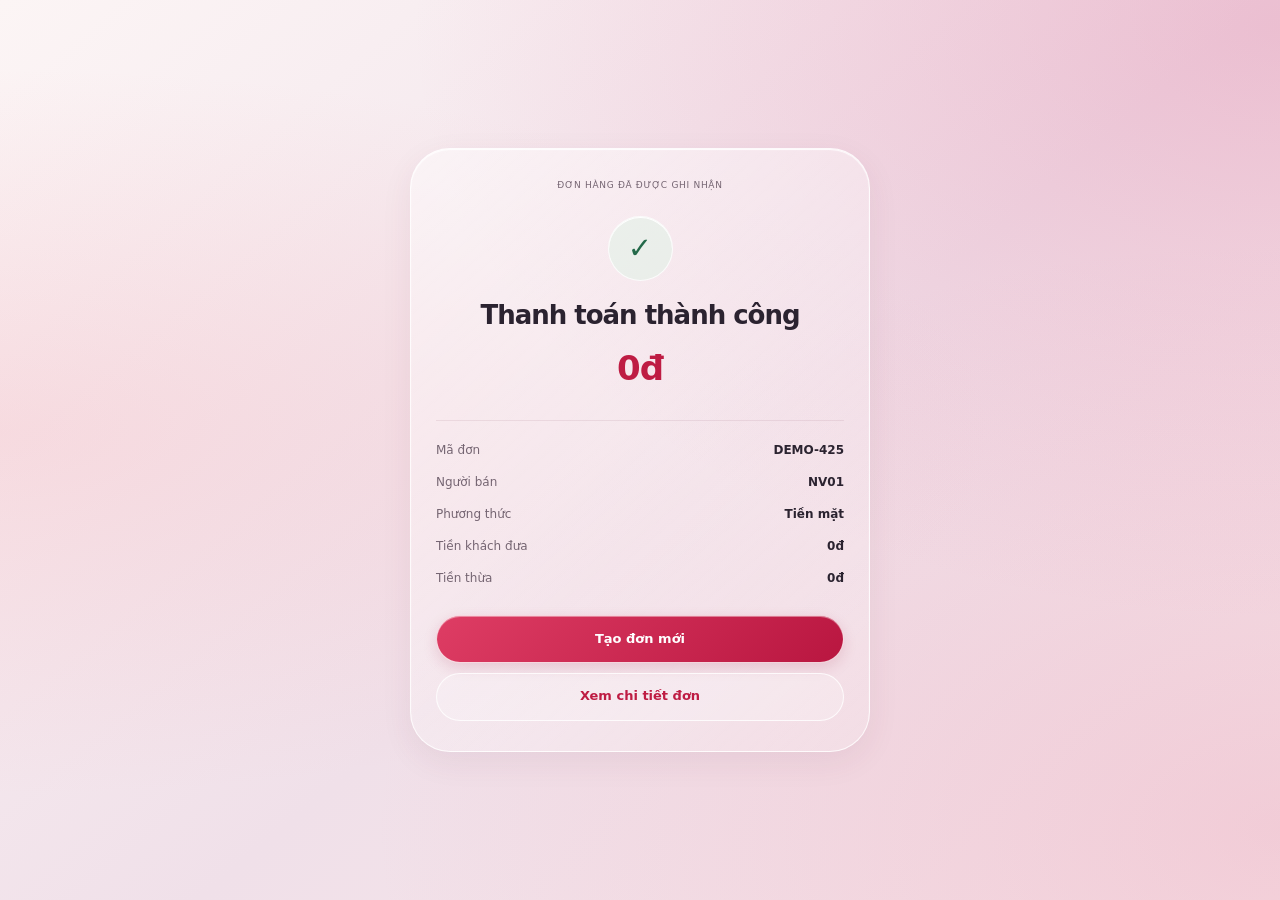
<file: success.html>
<!doctype html>
<html lang="vi">
  <head>
    <meta charset="UTF-8" />
    <meta name="viewport" content="width=device-width, initial-scale=1.0" />
    <meta name="description" content="Hoàn tất thanh toán đơn hàng." />
    <title>Hoàn tất | Bán hàng nhanh</title>
    <link rel="stylesheet" href="css/ui-theme.css" />
    <link rel="stylesheet" href="css/success.css" />
  </head>
  <body>
    <main class="success-page">
      <section class="success-card" aria-labelledby="success-title">
        <p class="success-kicker">ĐƠN HÀNG ĐÃ ĐƯỢC GHI NHẬN</p>
        <div class="success-icon" aria-hidden="true">✓</div>
        <h1 id="success-title">Thanh toán thành công</h1>
        <strong class="success-total" id="success-total">0đ</strong>

        <dl class="order-summary">
          <div><dt>Mã đơn</dt><dd id="order-code">DEMO-001</dd></div>
          <div><dt>Người bán</dt><dd>NV01</dd></div>
          <div><dt>Phương thức</dt><dd id="payment-method">Tiền mặt</dd></div>
          <div><dt>Tiền khách đưa</dt><dd id="cash-received">0đ</dd></div>
          <div><dt>Tiền thừa</dt><dd id="cash-change">0đ</dd></div>
        </dl>

        <div class="success-actions">
          <button class="new-order-button" id="new-order" type="button">Tạo đơn mới</button>
          <a class="detail-button" href="history.html">Xem chi tiết đơn</a>
        </div>
      </section>
      <p class="success-toast" id="success-toast" role="status" aria-live="polite"></p>
    </main>
    <script src="js/ui-icons.js"></script>
<script src="js/success.js"></script>
    <script src="js/prototype-nav.js"></script>
  </body>
</html>
</file>
<file: css/ui-theme.css>
:root{color-scheme:light;--ui-primary:#be1c43;--ui-primary-strong:#971535;--ui-primary-soft:rgba(211,44,88,.10);--ui-accent:#e65c79;--ui-page:#f2e5eb;--ui-surface:rgba(255,255,255,.32);--ui-text:#2b2330;--ui-muted:#756572;--ui-border:rgba(255,255,255,.74);--ui-success:#236949;--ui-success-soft:rgba(219,245,229,.8);--ui-warning:#86540e;--ui-warning-soft:rgba(255,241,211,.85);--ui-danger:#a82445;--ui-danger-soft:rgba(255,218,228,.76);--ui-disabled:#6b6070;--ui-disabled-soft:rgba(237,231,238,.8);--ui-radius-card:30px;--ui-radius-control:999px;--ui-radius-small:18px;--ui-radius-nav:38px;--ui-shadow-card:0 10px 32px rgba(91,38,63,.055);--ui-shadow-nav:0 12px 36px rgba(91,38,63,.14);--ui-primary-gradient:linear-gradient(135deg,#de3d64,#b91640);--ui-font:Inter,system-ui,-apple-system,'Segoe UI',sans-serif;--glass:linear-gradient(140deg,rgba(255,255,255,.48),rgba(255,255,255,.19));--glass-line:1px solid rgba(255,255,255,.80);--glass-shadow:inset 0 1px 1px rgba(255,255,255,.9),0 10px 32px rgba(101,48,72,.07);--field:rgba(255,255,255,.42);--modal:rgba(251,241,246,.97);--red:var(--ui-primary);--red-dark:var(--ui-primary-strong);--text:var(--ui-text);--muted:var(--ui-muted);--line:rgba(129,75,98,.12);--surface:var(--ui-surface);--shadow:var(--glass-shadow);--base-font-size:16px}
*{box-sizing:border-box}html{font-size:16px;min-height:100%;scrollbar-color:rgba(158,99,126,.32) transparent;scrollbar-width:thin}body{margin:0;min-width:0;min-height:100vh;min-height:100dvh;color:var(--ui-text);font:400 15px/1.5 var(--ui-font);background:radial-gradient(ellipse at 100% 3%,rgba(222,100,144,.27),transparent 48%),radial-gradient(ellipse at 0 48%,rgba(245,155,165,.22),transparent 55%),radial-gradient(ellipse at 100% 92%,rgba(224,138,168,.28),transparent 50%),linear-gradient(140deg,#fcf5f5,#f0e0e9 54%,#f9e6e9);background-attachment:fixed}button,input,select{font:inherit}button,a{-webkit-tap-highlight-color:transparent}button{cursor:pointer}a{color:inherit;text-decoration:none}button:disabled{opacity:.45;cursor:default}button,input,select{color:inherit}[hidden]{display:none!important}h1,h2,h3,p{margin-top:0}h1{font-size:28px;line-height:1.2;letter-spacing:-1px;font-weight:650}h2{font-size:18px;line-height:1.4;letter-spacing:-.4px}h3{font-size:15px}small{font-size:12px}strong{font-weight:650}:focus-visible{outline:3px solid rgba(170,29,70,.55);outline-offset:3px}button:active{transform:translateY(1px)}.icon,.ui-icon{width:22px;height:22px;fill:none;stroke:currentColor;stroke-width:1.65;stroke-linecap:round;stroke-linejoin:round;vertical-align:middle;flex-shrink:0}.sr-only{position:absolute;width:1px;height:1px;overflow:hidden;clip:rect(0,0,0,0);white-space:nowrap}.skip-link{position:fixed;top:-100px;left:12px;z-index:90;background:var(--modal);padding:12px;border-radius:999px}.skip-link:focus{top:8px}.button{display:inline-flex;justify-content:center;align-items:center;gap:8px;min-height:46px;padding:11px 20px;border:var(--glass-line);border-radius:999px;background:var(--glass);box-shadow:inset 0 1px rgba(255,255,255,.8);font-size:14px;font-weight:600;white-space:nowrap}.button:hover{background:rgba(255,255,255,.60)}.button-primary,.button-danger{color:#fff;background:var(--ui-primary-gradient);border-color:rgba(255,255,255,.6);box-shadow:inset 0 1px 2px rgba(255,255,255,.4),0 5px 16px rgba(169,27,67,.16)}.button-primary:hover,.button-danger:hover{background:linear-gradient(135deg,#cf2d57,#a61037)}.button .icon{width:19px;height:19px}.button-outline-danger{color:var(--ui-danger);border-color:rgba(168,36,69,.25)}.icon-button{display:inline-grid;place-items:center;width:44px;height:44px;padding:0;border:0;border-radius:50%;background:transparent;color:var(--ui-muted)}.icon-button:hover{background:rgba(255,255,255,.42);color:var(--ui-primary)}input:not([type=checkbox]),select{min-width:0;max-width:100%;font-size:16px}input:focus,select:focus{outline:2px solid rgba(190,28,67,.24);outline-offset:1px}input::placeholder{color:#8b7d89}input[type=checkbox]{accent-color:var(--ui-primary)}.toast,.cart-toast,.success-toast{position:fixed;left:50%;bottom:100px;z-index:100;transform:translateX(-50%);max-width:calc(100% - 32px);width:max-content;border:1px solid rgba(255,255,255,.3);border-radius:999px;background:rgba(62,37,53,.92);color:#fff;padding:12px 19px;font-size:12px;text-align:center;box-shadow:var(--ui-shadow-nav);margin:0}.toast:empty,.cart-toast:empty,.success-toast:empty{display:none}.toast:not(#admin-toast),.cart-toast,.success-toast{opacity:0;pointer-events:none}.toast.show,.cart-toast.show,.success-toast.show{opacity:1}.field{display:block;margin-bottom:22px}.field>label{display:block;font-size:13px;font-weight:600;margin:0 0 8px}.field input:not([type=checkbox]),.field select{width:100%;min-height:48px;padding:12px 16px;border:var(--glass-line);border-radius:999px;background:var(--field);box-shadow:inset 0 1px rgba(255,255,255,.8)}.field small{display:block;margin-top:7px;font-size:11px;color:var(--ui-muted)}.field-error,.dialog-error{display:block;color:var(--ui-danger);font-size:12px;margin:7px 0 0}.field-error:empty,.dialog-error:empty{display:none}[aria-invalid=true]{border-color:var(--ui-danger)!important}.required{color:var(--ui-primary)}.two-fields{display:grid;grid-template-columns:1fr 1fr;gap:14px}.input-suffix{position:relative}.input-suffix input{padding-right:34px!important}.input-suffix>span{position:absolute;top:12px;right:16px;color:var(--ui-muted)}.quick-toggle{display:flex;align-items:center;gap:12px;padding:17px;border:var(--glass-line);border-radius:24px;background:var(--glass);cursor:pointer}.quick-toggle input{width:20px;height:20px;flex-shrink:0}.quick-toggle strong{font-size:13px;display:block}.quick-toggle small{display:block;font-size:11px;color:var(--ui-muted);margin-top:4px}.form-prototype-note{font-size:11px;color:var(--ui-muted);margin:20px 0 0}dialog{color:var(--ui-text);background:var(--modal);font-family:var(--ui-font)}dialog::backdrop{background:rgba(55,27,45,.23);backdrop-filter:blur(5px)}body:has(dialog[open]){overflow:hidden}.drawer{position:fixed;inset:0 0 0 auto;width:480px;max-width:100%;height:100dvh;max-height:100dvh;margin:0;border:0;border-left:var(--glass-line);padding:0;box-shadow:-10px 0 50px rgba(75,23,35,.12)}.drawer[open]{display:flex;flex-direction:column}.drawer-header{display:flex;align-items:center;justify-content:space-between;gap:12px;padding:22px 24px;border-bottom:1px solid rgba(119,66,93,.10);flex-shrink:0}.drawer-header h2{margin:0;font-size:22px}.drawer-form{display:flex;flex-direction:column;flex:1;min-height:0}.drawer-body{flex:1;min-height:0;overflow-y:auto;padding:24px}.drawer-footer{display:grid;grid-template-columns:1fr 1.8fr;gap:12px;padding:16px 24px calc(16px + env(safe-area-inset-bottom));border-top:1px solid rgba(119,66,93,.10);flex-shrink:0;background:rgba(255,255,255,.28)}.confirmation-dialog{width:min(420px,calc(100% - 28px));max-height:calc(100dvh - 32px);padding:25px;border:var(--glass-line);border-radius:34px;box-shadow:var(--ui-shadow-nav)}.confirmation-dialog h2{font-size:21px;margin:0 0 10px}.confirmation-dialog p{font-size:13px;color:var(--ui-muted);overflow-wrap:anywhere}.confirmation-icon{display:grid;place-items:center;width:48px;height:48px;border-radius:50%;background:rgba(255,255,255,.50);color:var(--ui-primary);border:var(--glass-line);margin-bottom:16px}.dialog-actions{display:flex;justify-content:flex-end;gap:10px;margin-top:22px}.empty-state{text-align:center;padding:40px 20px}.empty-icon{display:grid;place-items:center;width:56px;height:56px;margin:0 auto 14px;background:rgba(255,255,255,.36);border:var(--glass-line);border-radius:50%;color:var(--ui-primary)}.empty-state h2{font-size:18px;margin-bottom:8px}.empty-state p{font-size:13px;color:var(--ui-muted)}
@media(max-width:650px){.drawer{width:100%}.drawer-header{padding:17px 18px}.drawer-body{padding:22px 18px}.drawer-footer{padding:14px 18px calc(14px + env(safe-area-inset-bottom))}.confirmation-dialog{padding:22px}.dialog-actions .button{padding-inline:16px}}
@media(prefers-reduced-motion:reduce){*,*::before,*::after{scroll-behavior:auto!important;animation:none!important;transition:none!important}}
</file>
<file: css/style.css>
body.sales-view{height:100dvh;overflow:hidden}.page-shell{width:min(100%,1120px);height:100dvh;margin:auto;display:grid;grid-template-rows:minmax(0,50%) minmax(0,1fr) auto;min-height:0;padding:0 12px;gap:0}.upper-zone{min-height:0;display:grid;grid-template-rows:minmax(0,1fr) auto;gap:11px;padding:12px 0 10px}.fixed-tools{min-height:0;display:grid;grid-template-rows:auto minmax(0,1fr);gap:10px}.search-section{position:relative;margin:0}.search-row{display:flex;gap:8px;align-items:center}.search-bar{display:flex;align-items:center;gap:8px;min-width:0;flex:1;height:47px;padding:0 5px 0 14px;border:var(--glass-line);border-radius:999px;background:var(--glass);box-shadow:inset 0 1px 1px white}.search-icon{color:var(--ui-muted);display:flex;align-items:center}.search-icon .ui-icon{width:18px;height:18px}.search-bar input{width:100%;min-width:0;height:44px;border:0;outline:0;background:none;padding:0;font-size:13px}.scan-button{display:grid;place-items:center;flex-shrink:0;width:39px;height:39px;padding:0;border:0;border-radius:50%;background:rgba(205,39,87,.09);color:var(--ui-primary)}.scan-button .ui-icon{width:21px}.logout-button{display:grid;place-items:center;width:44px;height:44px;flex-shrink:0;border:var(--glass-line);border-radius:50%;background:var(--glass);color:var(--ui-primary);box-shadow:inset 0 1px 1px white}.search-status:empty{display:none}.search-status:not(:empty){position:absolute;z-index:3;top:49px;left:8px;right:8px;font-size:11px;border-radius:16px;padding:8px 12px;background:var(--modal);color:var(--ui-danger);box-shadow:var(--ui-shadow-nav);margin:0}.scanner-panel{min-height:0}.scanner-image{position:relative;height:100%;min-height:92px;max-height:185px;overflow:hidden;display:grid;place-items:center;border-radius:28px;background:radial-gradient(ellipse at 20% 10%,#6f4c58,transparent 65%),linear-gradient(130deg,#3c3039,#5f3d49 50%,#362e36);box-shadow:inset 0 0 0 1px rgba(255,255,255,.55),0 9px 22px rgba(73,29,46,.1)}.scanner-image:before{content:'';position:absolute;width:46%;height:53%;border-radius:9px;background:#e6e0dc;transform:rotate(-7deg);box-shadow:0 7px 20px rgba(0,0,0,.2)}.barcode{z-index:1;display:flex;justify-content:space-between;width:37%;height:32%;transform:rotate(-7deg);padding:0 3px}.barcode i{width:3px;background:#262024}.barcode i:nth-child(2n){width:5px}.barcode i:nth-child(3n){width:2px}.scanner-corner{position:absolute;z-index:2;width:20px;height:20px;border-color:rgba(255,255,255,.94);border-style:solid}.corner-top-left{top:17%;left:20%;border-width:2px 0 0 2px;border-radius:8px 0 0}.corner-top-right{top:17%;right:20%;border-width:2px 2px 0 0;border-radius:0 8px 0 0}.corner-bottom-left{bottom:20%;left:20%;border-width:0 0 2px 2px;border-radius:0 0 0 8px}.corner-bottom-right{bottom:20%;right:20%;border-width:0 2px 2px 0;border-radius:0 0 8px}.scan-line{position:absolute;z-index:2;left:17%;right:17%;height:1px;background:#f87891;box-shadow:0 0 9px #f87891}.scan-label{position:absolute;bottom:9px;left:50%;transform:translateX(-50%);z-index:3;padding:3px 10px;border-radius:999px;border:1px solid rgba(255,255,255,.3);background:rgba(35,25,32,.48);color:#fff;font-size:9px;white-space:nowrap}.camera-switch-button{position:absolute;top:10px;right:10px;z-index:4;width:36px;height:36px;border:1px solid rgba(255,255,255,.4);border-radius:50%;color:#fff;background:rgba(255,255,255,.12);display:grid;place-items:center}.camera-switch-button .ui-icon{width:19px;height:19px}.quick-panel{min-height:0;background:none;border:0;box-shadow:none;padding:0}.section-title-row,.cart-heading{display:flex;align-items:center;justify-content:space-between;gap:8px;margin:0 2px 8px;min-height:25px}.section-title-row h1,.cart-heading h2{font-size:15px;line-height:1.3;font-weight:650;letter-spacing:-.3px;margin:0}.popular-button{display:inline-flex;align-items:center;gap:4px;padding:4px 10px;min-height:27px;border:var(--glass-line);border-radius:999px;background:rgba(255,255,255,.23);color:var(--ui-primary);font-size:10px}.popular-button .ui-icon{width:12px;height:12px}.quick-grid{display:grid;grid-template-columns:repeat(3,minmax(0,1fr));grid-auto-rows:54px;gap:7px;height:115px;min-height:0;overflow-y:auto;overscroll-behavior:contain;scrollbar-width:thin;padding:0 2px 0 0;align-content:start}.quick-product{display:flex;align-items:center;gap:7px;min-width:0;width:100%;height:54px;padding:6px 8px;border:var(--glass-line);border-radius:22px;background:linear-gradient(135deg,rgba(255,255,255,.52),rgba(255,255,255,.19));box-shadow:inset 0 1px rgba(255,255,255,.6);text-align:left}.quick-product:hover{background:rgba(255,255,255,.61)}.product-emoji{display:grid;place-items:center;flex-shrink:0;width:30px;height:30px;color:var(--ui-primary);font-size:22px}.quick-product .product-emoji{width:25px;height:27px}.quick-product .product-emoji .ui-icon{width:23px;height:23px}.quick-product>span:last-child{display:block;min-width:0}.quick-product strong,.quick-product small{display:block;white-space:nowrap;overflow:hidden;text-overflow:ellipsis}.quick-product strong{font-size:10px;line-height:16px;font-weight:550}.quick-product small{font-size:11px;line-height:17px;color:var(--ui-primary);font-weight:650}.cart-panel{min-height:0;display:flex;flex-direction:column;background:var(--glass);border:var(--glass-line);border-radius:30px;padding:12px 11px 0;box-shadow:inset 0 1px rgba(255,255,255,.85);overflow:hidden}.cart-heading{margin-bottom:6px;flex-shrink:0}.cart-heading h2{font-size:14px}.cart-heading h2>span{font-size:11px;font-weight:400;color:var(--ui-muted);margin-left:4px}.cart-list{min-height:0;flex:1;overflow-y:auto;overscroll-behavior:contain;padding:0 1px 8px;scrollbar-width:thin}.cart-item{display:grid;grid-template-columns:32px minmax(0,1fr);grid-template-rows:auto auto;align-items:center;gap:2px 8px;min-height:80px;padding:7px 0;border-bottom:1px solid rgba(140,76,108,.12);position:relative}.cart-item:last-child{border:0}.cart-item>.product-emoji{grid-column:1;grid-row:1/3;width:32px;height:38px;border-radius:50%;background:rgba(255,255,255,.25)}.cart-product-info{grid-column:2;grid-row:1;min-width:0;padding-right:30px}.cart-product-info strong{display:block;font-size:13px;line-height:18px;overflow-wrap:anywhere;max-width:100%}.cart-product-info small{display:none}.quantity-control{grid-column:2;grid-row:2;display:flex;align-items:center;justify-self:start;min-height:38px;border-radius:999px;border:1px solid rgba(255,255,255,.8);background:rgba(255,255,255,.24);font-size:12px}.quantity-control button{display:grid;place-items:center;min-width:38px;height:38px;padding:0;border:0;border-radius:50%;background:none;color:var(--ui-primary);font-size:17px}.quantity-control>span{min-width:22px;text-align:center;font-size:12px}.cart-item-total{position:absolute;right:1px;bottom:18px;color:var(--ui-primary);font-size:13px;line-height:20px;font-variant-numeric:tabular-nums}.delete-button{position:absolute;right:0;top:5px;justify-self:end;display:grid;place-items:center;width:36px;height:36px;padding:0;border:0;border-radius:50%;background:none;color:var(--ui-muted)}.delete-button .ui-icon{width:16px;height:16px}.empty-cart{font-size:12px;color:var(--ui-muted);padding:24px 12px;text-align:center}.checkout-bar{display:flex;align-items:center;justify-content:space-between;gap:8px;min-height:76px;margin:9px 0 calc(10px + env(safe-area-inset-bottom));padding:11px 12px;border:1px solid rgba(255,255,255,.95);border-radius:32px;background:linear-gradient(140deg,rgba(255,255,255,.7),rgba(255,255,255,.32));box-shadow:inset 0 1px 2px white,0 9px 28px rgba(102,45,74,.10);backdrop-filter:blur(16px);-webkit-backdrop-filter:blur(16px)}.total-block{min-width:0}.total-block>span{display:block;font-size:10px;color:var(--ui-muted)}.total-block strong{display:block;font-size:22px;line-height:1.3;color:var(--ui-primary);font-weight:700;white-space:nowrap;letter-spacing:-.7px}.checkout-actions{display:flex;gap:6px}.clear-button,.view-cart-button{display:inline-flex;align-items:center;justify-content:center;gap:4px;min-height:44px;padding:10px 12px;border-radius:999px;font-size:11px;font-weight:600;white-space:nowrap}.clear-button{background:rgba(255,255,255,.25);border:1px solid rgba(190,28,67,.20);color:var(--ui-primary)}.view-cart-button{background:var(--ui-primary-gradient);border:1px solid rgba(255,255,255,.75);color:#fff;box-shadow:inset 0 1px rgba(255,255,255,.4),0 5px 13px rgba(164,25,63,.18)}.checkout-actions .ui-icon{display:none}.toast{bottom:98px}
@media(max-width:360px){.page-shell{padding-inline:9px}.quick-product{padding:6px;gap:4px}.quick-product .product-emoji{width:19px}.quick-product .product-emoji .ui-icon{width:19px}.quick-product strong{font-size:10px}.quick-product small{font-size:10px}.checkout-bar{padding:10px;gap:6px}.clear-button,.view-cart-button{font-size:10px;padding:10px}.total-block strong{font-size:20px}.cart-panel{padding-inline:9px}.cart-item{column-gap:6px}.cart-product-info strong{font-size:12px}.cart-item-total{font-size:12px}}
@media(min-width:901px){.page-shell{height:100dvh;max-height:100dvh;padding:26px;grid-template-columns:minmax(0,1.12fr) minmax(0,1fr);grid-template-rows:minmax(0,1fr) auto;gap:0 25px}.upper-zone{grid-column:1;grid-row:1/3;display:flex;flex-direction:column;padding:0;gap:23px}.fixed-tools{display:flex;flex-direction:column;gap:18px;flex:1;min-height:0}.scanner-panel{min-height:200px;flex:1}.scanner-image{height:100%;max-height:none;min-height:200px;border-radius:36px}.quick-panel{flex-shrink:0;padding-bottom:4px}.quick-grid{height:155px;grid-auto-rows:74px;gap:7px}.quick-product{height:74px;padding:10px;border-radius:999px;gap:8px}.quick-product .product-emoji{width:30px}.quick-product strong{font-size:12px}.quick-product small{font-size:12px}.section-title-row h1{font-size:17px}.cart-panel{grid-column:2;grid-row:1;padding:19px 18px 0;border-radius:36px}.cart-heading h2{font-size:18px}.cart-item{min-height:110px}.cart-product-info strong{font-size:14px}.quantity-control button{width:42px;height:42px}.checkout-bar{grid-column:2;grid-row:2;margin:15px 0 0;min-height:86px}.total-block strong{font-size:25px}.clear-button,.view-cart-button{font-size:12px}.search-bar{height:52px}.search-bar input{font-size:15px}}
@media(max-height:620px) and (max-width:900px){body.sales-view{height:auto;overflow:auto}.page-shell{height:auto;min-height:100dvh;display:flex;flex-direction:column;gap:14px;padding-top:12px}.upper-zone{padding:0;display:flex;flex-direction:column;gap:12px}.fixed-tools{display:flex;flex-direction:column;gap:10px}.scanner-image{height:115px}.cart-panel{min-height:220px}.cart-list{max-height:280px}.checkout-bar{position:sticky;bottom:8px;z-index:10;margin-top:auto}}

.camera-demo-label{position:absolute;left:14px;top:11px;z-index:2;font-size:8px;letter-spacing:.3px;color:rgba(255,255,255,.55)}
</file>
<file: css/cart.css>
.cart-page{max-width:850px;margin:auto;min-height:100dvh;padding:24px 18px 135px}.cart-page-header h1{margin:8px 0 22px;font-size:28px;letter-spacing:-.8px;font-weight:650;text-transform:none}.review-card{border:var(--glass-line);border-radius:32px;background:var(--glass);box-shadow:var(--glass-shadow);padding:20px}.review-heading{display:flex;align-items:center;justify-content:space-between;gap:10px;padding:0 0 13px;border-bottom:1px solid rgba(144,78,112,.12)}.review-heading h2{font-size:16px;margin:0}.review-heading>span{font-size:12px;color:var(--ui-muted)}.review-item{display:grid;grid-template-columns:38px minmax(0,1fr) auto;align-items:center;gap:5px 11px;padding:20px 0;border-bottom:1px solid rgba(144,78,112,.12)}.review-item:last-child{border:0}.review-item .product-emoji{grid-row:1/3;display:grid;place-items:center;width:38px;height:42px;color:var(--ui-primary);border-radius:50%;background:rgba(255,255,255,.25)}.review-info{min-width:0;grid-row:1/3}.review-info strong{font-size:14px;line-height:1.4;display:block;overflow-wrap:anywhere}.review-info small{font-size:11px;color:var(--ui-muted);display:block;margin-top:6px}.review-quantity{font-size:11px;color:var(--ui-muted);text-align:right}.review-price{color:var(--ui-primary);font-size:14px;text-align:right}.review-footer{position:fixed;left:50%;transform:translateX(-50%);bottom:calc(12px + env(safe-area-inset-bottom));z-index:15;display:flex;justify-content:space-between;align-items:center;gap:12px;width:min(810px,calc(100% - 28px));padding:15px 16px;background:linear-gradient(140deg,rgba(255,255,255,.72),rgba(255,255,255,.32));backdrop-filter:blur(18px);-webkit-backdrop-filter:blur(18px);border:var(--glass-line);border-radius:40px;box-shadow:var(--glass-shadow)}.review-total>span{display:block;font-size:11px;color:var(--ui-muted)}.review-total strong{display:block;font-size:26px;line-height:1.2;color:var(--ui-primary);letter-spacing:-.7px}.review-actions{display:flex;gap:7px}.back-button,.confirm-button{min-height:46px;padding:11px 17px;border-radius:999px;border:var(--glass-line);background:rgba(255,255,255,.27);font-size:12px;font-weight:600;color:var(--ui-primary)}.confirm-button{background:var(--ui-primary-gradient);color:#fff;box-shadow:inset 0 1px 1px rgba(255,255,255,.35),0 5px 16px rgba(170,25,64,.14)}.empty-review{color:var(--ui-muted);text-align:center;font-size:13px;padding:25px 0}.payment-backdrop{position:fixed;inset:0;z-index:70;display:flex;justify-content:center;align-items:center;padding:16px;background:rgba(64,32,51,.27);backdrop-filter:blur(6px);-webkit-backdrop-filter:blur(6px)}.payment-modal{position:relative;width:min(460px,100%);max-height:calc(100dvh - 32px);overflow-y:auto;padding:28px 23px 23px;border:var(--glass-line);border-radius:36px;background:var(--modal);box-shadow:0 20px 70px rgba(67,23,45,.18);scrollbar-width:thin}.modal-close{position:absolute;right:14px;top:14px;width:38px;height:38px;padding:0;border:var(--glass-line);border-radius:50%;background:rgba(255,255,255,.4);color:var(--ui-muted);font-size:23px}.modal-kicker{font-size:10px;letter-spacing:.8px;color:var(--ui-primary);font-weight:650;margin:0 38px 10px 0}.payment-modal h2{font-size:22px;line-height:1.25;letter-spacing:-.7px;margin:0 30px 22px 0}.modal-summary{display:flex;justify-content:space-between;align-items:center;gap:12px;border-bottom:1px solid rgba(141,75,108,.12);padding-bottom:17px;margin-bottom:18px}.modal-summary span{font-size:12px;color:var(--ui-muted)}.modal-summary strong{font-size:24px;color:var(--ui-primary);letter-spacing:-.5px}.payment-options{display:grid;grid-template-columns:1fr 1fr;gap:8px;padding:5px;border:var(--glass-line);border-radius:999px;background:rgba(255,255,255,.24);margin-bottom:22px}.payment-option{display:flex;align-items:center;justify-content:center;gap:7px;min-height:46px;border:0;border-radius:999px;color:var(--ui-muted);background:none;font-size:13px}.payment-option.is-selected{background:rgba(255,255,255,.65);box-shadow:0 4px 12px rgba(120,64,91,.06),inset 0 1px white;color:var(--ui-primary)}.payment-icon{display:flex}.payment-icon .ui-icon{width:20px;height:20px}.payment-panel{display:none}.payment-panel.is-visible{display:block}.payment-panel>label{display:block;margin-bottom:8px;font-size:12px;font-weight:550}.payment-panel>input{width:100%;min-height:49px;padding:12px 16px;background:var(--field);border:var(--glass-line);border-radius:999px;font-size:16px}.cash-shortcuts{display:flex;gap:8px;margin-top:10px}.cash-shortcuts button{flex:1;min-height:39px;padding:7px 9px;background:rgba(255,255,255,.3);border:var(--glass-line);border-radius:999px;font-size:12px}.change-summary{display:flex;justify-content:space-between;align-items:center;gap:10px;margin-top:23px;border-bottom:1px solid rgba(141,75,108,.12);padding-bottom:16px}.change-summary small{font-size:12px;color:var(--ui-muted)}.change-summary strong{font-size:23px;font-weight:650}.payment-note{font-size:11px;line-height:1.6;color:var(--ui-muted);margin:15px 0 19px}.payment-submit{display:block;width:100%;min-height:49px;padding:12px;border:1px solid rgba(255,255,255,.65);border-radius:999px;color:#fff;background:var(--ui-primary-gradient);box-shadow:inset 0 1px rgba(255,255,255,.4),0 5px 14px rgba(159,25,63,.16);font-size:13px;font-weight:600}.qr-title{font-size:13px;color:var(--ui-warning);text-align:center;margin-bottom:5px}.qr-amount{display:block;text-align:center;color:var(--ui-primary);font-size:27px}.qr-placeholder{width:174px;height:174px;margin:18px auto;display:flex;flex-direction:column;align-items:center;justify-content:center;border:1px dashed #b8a7b3;border-radius:12px;background:#fff;color:#5e5361}.qr-placeholder span{font-size:11px;margin-top:7px}.qr-placeholder strong{font-size:23px}.payment-open{overflow:hidden}@media(max-width:360px){.cart-page{padding:20px 12px 130px}.review-card{padding:17px}.review-info strong{font-size:13px}.review-price{font-size:13px}.review-footer{padding:13px 12px;gap:8px}.review-total strong{font-size:22px}.back-button,.confirm-button{padding:10px 13px;font-size:10px}.payment-modal{padding:25px 18px 20px}.payment-modal h2{font-size:21px}}
</file>
<file: css/history.css>
.history-page{max-width:800px;margin:auto;padding:24px 18px 50px}.history-header{display:flex;align-items:center;gap:12px;margin:0 0 26px}.back-link{display:grid;place-items:center;width:43px;height:43px;flex-shrink:0;border:var(--glass-line);border-radius:50%;background:var(--glass);color:var(--ui-primary)}.history-kicker{font-size:9px;letter-spacing:.7px;color:var(--ui-muted);margin:0 0 4px}.history-header h1{font-size:23px;font-weight:650;line-height:1.25;letter-spacing:-.6px;margin:0}.header-mark{margin-left:auto;color:var(--ui-primary)}.history-card{background:var(--glass);border:var(--glass-line);border-radius:32px;padding:21px;box-shadow:var(--glass-shadow)}.history-card-heading{display:flex;align-items:center;justify-content:space-between;gap:14px;margin-bottom:12px}.history-card-heading h2{font-size:17px;margin:0 0 5px}.history-card-heading p{font-size:11px;color:var(--ui-muted);margin:0}.history-icon{color:var(--ui-primary)}.empty-history{padding:26px 6px;margin:0;font-size:13px;line-height:1.7;text-align:center;color:var(--ui-muted)}.order-entry{padding:20px 0;border-bottom:1px solid rgba(146,80,111,.12)}.order-entry:last-child{border:0}.order-entry-top,.order-entry-bottom{display:flex;align-items:center;justify-content:space-between;gap:10px;margin-bottom:11px}.order-entry-top strong{font-size:14px}.order-date{font-size:10px;color:var(--ui-muted)}.order-entry-bottom span{font-size:12px;color:var(--ui-muted)}.order-entry-bottom strong{font-size:16px;color:var(--ui-primary)}.detail-button{min-height:39px;padding:8px 13px;border:var(--glass-line);border-radius:999px;background:rgba(255,255,255,.30);font-size:11px;color:var(--ui-primary)}.order-items{display:none;font-size:12px;color:var(--ui-muted);line-height:1.7;margin:15px 0 0}.is-open .order-items{display:block}@media(max-width:360px){.history-page{padding-inline:12px}.history-card{padding:18px}.history-header h1{font-size:21px}}
</file>
<file: css/login.css>
.login-page{display:grid;place-items:center;min-height:100dvh;padding:28px 20px}.login-card{width:min(430px,100%);padding:36px 28px;border:1px solid rgba(255,255,255,.85);border-radius:44px;background:linear-gradient(140deg,rgba(255,255,255,.45),rgba(255,255,255,.16));box-shadow:var(--glass-shadow);backdrop-filter:blur(12px);-webkit-backdrop-filter:blur(12px)}.brand-mark{display:grid;place-items:center;width:60px;height:60px;border:var(--glass-line);border-radius:50%;background:var(--glass);color:var(--ui-primary);box-shadow:inset 0 1px white;margin-bottom:28px}.brand-mark .ui-icon{width:29px;height:29px}.login-illustration{display:none}.login-card h1{font-size:33px;letter-spacing:-1px;line-height:1.2;margin:0 0 12px}.login-subtitle{font-size:13px;color:var(--ui-muted);margin-bottom:31px}.login-form{display:grid;gap:14px}.input-group{display:flex;align-items:center;gap:10px;min-height:51px;padding:0 17px;border:var(--glass-line);border-radius:999px;background:rgba(255,255,255,.35);box-shadow:inset 0 1px white}.input-icon{display:flex;align-items:center;color:var(--ui-muted)}.input-icon .ui-icon{width:19px;height:19px}.input-group input{height:49px;flex:1;min-width:0;width:100%;padding:0;border:0;outline:0;background:none;font-size:15px}.input-group:focus-within{box-shadow:0 0 0 2px rgba(190,28,67,.14)}.login-button{margin-top:10px;width:100%;min-height:51px;border:1px solid rgba(255,255,255,.65);border-radius:999px;color:#fff;font-size:14px;font-weight:600;background:radial-gradient(ellipse at 20% 0,rgba(255,255,255,.25),transparent 55%),var(--ui-primary-gradient);box-shadow:inset 0 1px rgba(255,255,255,.4),0 7px 19px rgba(165,28,65,.16)}.demo-note{margin:24px 0 0;text-align:center;font-size:10px;color:var(--ui-muted)}@media(max-width:360px){.login-card{padding:30px 22px}.login-card h1{font-size:30px}}
</file>
<file: css/admin-theme.css>
:root{--admin-primary:var(--ui-primary);--admin-primary-hover:var(--ui-primary-strong);--admin-primary-soft:var(--ui-primary-soft);--admin-background:transparent;--admin-surface:var(--ui-surface);--admin-text:var(--ui-text);--admin-muted:var(--ui-muted);--admin-line:rgba(129,75,98,.12);--admin-success:var(--ui-success);--admin-success-soft:var(--ui-success-soft);--admin-warning:var(--ui-warning);--admin-warning-soft:var(--ui-warning-soft);--admin-danger:var(--ui-danger);--admin-danger-soft:var(--ui-danger-soft);--admin-radius:30px;--admin-radius-sm:999px;--admin-shadow:var(--glass-shadow);--admin-content-width:1080px;--admin-font:var(--ui-font)}
</file>
<file: css/admin.css>
.app-header{position:relative;height:88px;z-index:20;background:none}.header-inner{height:100%;max-width:1128px;margin:auto;padding:0 24px;display:flex;align-items:center;justify-content:space-between;gap:18px}.brand{display:inline-flex;align-items:center;gap:10px;font-size:19px;line-height:1.2;font-weight:700;letter-spacing:-.7px}.brand-symbol{display:grid;place-items:center;width:40px;height:40px;border-radius:50%;color:var(--ui-primary);background:var(--glass);border:var(--glass-line);box-shadow:var(--glass-shadow)}.brand small{display:block;font-size:10px;color:var(--ui-muted);font-weight:400;letter-spacing:0;margin-top:4px}.header-actions{display:flex;align-items:center;gap:10px}.trial-badge{font-size:10px;color:var(--ui-primary);border:var(--glass-line);padding:5px 9px;border-radius:999px;background:rgba(255,255,255,.28)}.logout-link{display:grid;place-items:center;width:42px;height:42px;background:var(--glass);border:var(--glass-line);border-radius:50%;color:var(--ui-muted)}.primary-nav{position:fixed;z-index:40;left:50%;transform:translateX(-50%);bottom:calc(12px + env(safe-area-inset-bottom));display:grid;grid-template-columns:repeat(5,minmax(0,1fr));width:min(480px,calc(100% - 28px));min-height:74px;padding:9px 7px 8px;border:1px solid rgba(255,255,255,.92);border-radius:42px;background:linear-gradient(145deg,rgba(255,255,255,.70),rgba(255,255,255,.28));box-shadow:inset 0 1px 2px rgba(255,255,255,1),inset 0 -1px 1px rgba(255,255,255,.8),0 12px 30px rgba(107,45,73,.15);backdrop-filter:blur(20px);-webkit-backdrop-filter:blur(20px)}.nav-item{display:flex;flex-direction:column;align-items:center;justify-content:center;gap:4px;min-width:0;min-height:52px;padding:3px 1px;border-radius:28px;color:var(--ui-muted);font-size:10px;white-space:nowrap}.nav-item .icon{width:21px;height:21px}.nav-item[aria-current=page]{color:var(--ui-primary);background:rgba(255,255,255,.57);box-shadow:inset 0 1px rgba(255,255,255,.95)}.nav-sales{overflow:visible;gap:2px;padding-top:0;background:none!important;box-shadow:none!important}.nav-sales>span:first-child{display:grid;place-items:center;width:58px;height:58px;margin-top:-28px;border-radius:50%;background:radial-gradient(circle at 25% 10%,rgba(255,255,255,.34),transparent 50%),var(--ui-primary-gradient);border:2px solid rgba(255,255,255,.84);box-shadow:inset 0 1px 2px rgba(255,255,255,.7),0 6px 16px rgba(175,25,67,.24);color:white}.nav-sales .icon{width:25px;height:25px}.nav-sales>span:last-child{color:var(--ui-primary);font-weight:600}.main-content{max-width:1128px;margin:auto;padding:15px 24px calc(132px + env(safe-area-inset-bottom))}.page-heading{display:flex;align-items:center;justify-content:space-between;gap:14px;margin-bottom:25px}.page-heading h1{margin:3px 0 8px}.eyebrow{font-size:10px;font-weight:600;letter-spacing:.9px;color:var(--ui-muted);margin:0 0 5px}.subtitle{font-size:13px;color:var(--ui-muted);margin:0}.avatar{display:grid;place-items:center;width:48px;height:48px;border:3px solid rgba(255,255,255,.72);border-radius:50%;background:rgba(239,161,182,.26);color:var(--ui-primary);font-size:14px;font-weight:650;box-shadow:var(--glass-shadow)}.stats-grid{display:grid;grid-template-columns:1fr 1fr;gap:0;margin:0 0 26px}.stat-card{position:relative;padding:13px 20px 15px 4px;min-width:0;border-right:1px solid rgba(157,91,121,.16)}.stat-card:last-child{padding-left:22px;border:0}.stat-card p{font-size:12px;color:var(--ui-muted);margin-bottom:6px}.stat-card strong{display:block;font-size:30px;line-height:1.4;letter-spacing:-.7px;font-variant-numeric:tabular-nums}.stat-card small{display:block;margin-top:4px;font-size:10px;color:var(--ui-muted)}.stat-card .stat-icon{display:none}.section-heading{display:flex;justify-content:space-between;align-items:center;gap:12px;margin-bottom:14px}.section-heading h2{font-size:17px;margin:0}.section-heading>span{font-size:11px;color:var(--ui-muted)}.feature-grid{display:grid;grid-template-columns:repeat(3,minmax(0,1fr));gap:14px 10px}.feature-card{display:flex;flex-direction:column;align-items:center;justify-content:flex-start;min-width:0;min-height:122px;padding:10px 0;text-align:center;background:none;border:0;box-shadow:none}.feature-icon{display:grid;place-items:center;width:62px;height:62px;border-radius:50%;background:linear-gradient(140deg,rgba(255,255,255,.63),rgba(255,255,255,.14));border:var(--glass-line);box-shadow:inset 0 1px 2px white,0 6px 20px rgba(113,45,72,.07);color:var(--ui-primary);margin-bottom:9px}.feature-icon .icon{width:27px;height:27px}.feature-card strong{display:block;font-size:15px;font-weight:600}.feature-card small{display:block;font-size:10px;line-height:1.4;color:var(--ui-muted);max-width:130px;margin-top:4px}.feature-arrow{display:none}.feature-sales{grid-column:1/-1;display:grid;position:relative;grid-template-columns:52px minmax(0,1fr) 22px;grid-template-rows:auto auto;align-items:center;column-gap:13px;min-height:96px;padding:20px 24px;color:white;text-align:left;border-radius:999px;border:1px solid rgba(255,255,255,.8);background:radial-gradient(ellipse at 15% 0,rgba(255,255,255,.30),transparent 55%),var(--ui-primary-gradient);box-shadow:inset 0 2px 2px rgba(255,255,255,.45),0 8px 22px rgba(173,28,68,.20)}.feature-sales .feature-icon{grid-column:1;grid-row:1/3;margin:0;width:48px;height:48px;background:rgba(255,255,255,.12);border-color:rgba(255,255,255,.35);box-shadow:none;color:white}.feature-sales strong{grid-column:2;grid-row:1;align-self:end;font-size:19px}.feature-sales small{grid-column:2;grid-row:2;align-self:start;color:rgba(255,255,255,.84);max-width:none;font-size:11px}.feature-sales .feature-arrow{display:block;grid-column:3;grid-row:1/3;color:white}.inventory-note{display:flex;align-items:center;gap:12px;margin:17px 0 0;padding:18px;border-radius:28px;background:var(--glass);border:var(--glass-line);box-shadow:inset 0 1px rgba(255,255,255,.9)}.inventory-note>div{flex:1;min-width:0}.inventory-note>span{color:var(--ui-primary)}.inventory-note strong{font-size:13px;display:block}.inventory-note p{font-size:11px;color:var(--ui-muted);margin:3px 0 0}.text-link{display:inline-flex;align-items:center;gap:5px;min-height:40px;font-size:11px;color:var(--ui-primary);font-weight:600}.text-link .icon{width:15px}.prototype-note{display:flex;align-items:flex-start;gap:7px;font-size:10px;line-height:1.6;color:var(--ui-muted);margin:20px 0 0}.prototype-note .icon{width:15px;height:15px;margin-top:1px}.page-footer{display:flex;align-items:center;justify-content:space-between;gap:12px;border-top:1px solid rgba(151,90,118,.1);padding-top:14px;margin-top:20px;font-size:11px;color:var(--ui-muted)}.page-footer button{font-size:11px;color:var(--ui-muted);background:none;border:0;min-height:42px;text-decoration:underline;text-underline-offset:3px}.catalog-toolbar{position:relative;z-index:10;padding:0 0 17px}.search-line{display:flex;gap:12px;align-items:center}.search-field{display:flex;flex:1;align-items:center;gap:9px;min-width:0;min-height:49px;padding:0 5px 0 17px;border:var(--glass-line);border-radius:999px;background:var(--field);box-shadow:inset 0 1px 2px rgba(255,255,255,.85)}.search-field>.icon{color:var(--ui-muted);width:19px;height:19px}.search-field input{flex:1;min-width:0;width:100%;height:47px;border:0;outline:0;background:none;font-size:15px;padding:0}.search-field input::-webkit-search-cancel-button{display:none}.search-field:focus-within{box-shadow:0 0 0 2px rgba(190,28,67,.13)}.sort-control{display:flex;align-items:center;gap:7px;padding:0 12px;background:rgba(255,255,255,.30);border:var(--glass-line);border-radius:999px;color:var(--ui-muted)}.sort-control select{height:47px;border:0;background:none;font-size:12px}.sort-control>.icon{width:17px}.filter-row{display:flex;align-items:center;gap:8px;flex-wrap:wrap;margin-top:13px}.filter-button{display:flex;align-items:center;gap:6px;min-height:40px;padding:8px 13px;border:var(--glass-line);border-radius:999px;background:rgba(255,255,255,.28);color:var(--ui-muted);font-size:12px}.filter-button[aria-pressed=true]{background:rgba(207,52,93,.14);color:var(--ui-primary);border-color:rgba(255,255,255,.9);box-shadow:inset 0 1px rgba(255,255,255,.9)}.filter-count{display:inline-grid;place-items:center;min-width:18px;height:18px;font-size:10px;padding:0 4px;border-radius:50%;background:rgba(255,255,255,.35)}.catalog-info{display:flex;align-items:center;justify-content:space-between;gap:10px;font-size:11px;color:var(--ui-muted);margin:0 0 12px}.catalog{background:var(--glass);border:var(--glass-line);border-radius:30px;box-shadow:var(--glass-shadow)}.catalog-head,.product-row{display:grid;grid-template-columns:minmax(0,1fr) 130px 100px 40px;gap:16px;align-items:center;padding:17px 20px}.catalog-head{font-size:11px;color:var(--ui-muted);border-bottom:1px solid rgba(142,83,111,.10)}.price-column,.price-cell{text-align:right}.product-row{position:relative;min-height:93px;border-bottom:1px solid rgba(142,83,111,.10)}.product-row:last-child{border:0}.product-main{display:flex;align-items:center;gap:12px;min-width:0}.product-mark{display:grid;place-items:center;width:46px;height:46px;flex-shrink:0;border:var(--glass-line);border-radius:50%;background:rgba(255,255,255,.31);color:var(--ui-primary)}.product-mark .icon{width:24px;height:24px}.product-copy{min-width:0}.product-copy h2{font-size:14px;line-height:1.4;overflow-wrap:anywhere;margin:0 0 5px}.product-meta{display:flex;align-items:center;gap:7px;flex-wrap:wrap}.barcode-text{font-size:10px;color:var(--ui-muted)}.quick-badge{display:inline-flex;align-items:center;gap:3px;font-size:9px;padding:2px 6px;border-radius:999px;background:rgba(255,239,207,.7);color:var(--ui-warning)}.quick-badge .icon{width:10px;height:10px}.price-cell{font-weight:650;font-size:14px;color:var(--ui-primary);font-variant-numeric:tabular-nums}.stock-cell{font-size:12px;color:var(--ui-muted)}.stock-cell strong{color:var(--ui-text)}.stock-out{display:inline-block;color:var(--ui-danger);background:var(--ui-danger-soft);border-radius:999px;font-size:10px;padding:4px 8px}.row-actions{position:relative;justify-self:end}.row-actions summary{list-style:none;cursor:pointer}.row-actions summary::-webkit-details-marker{display:none}.action-menu{position:absolute;right:0;top:44px;z-index:35;width:185px;padding:7px;background:var(--modal);border:var(--glass-line);border-radius:24px;box-shadow:0 10px 30px rgba(75,23,35,.16)}.action-menu button{display:flex;align-items:center;gap:9px;width:100%;min-height:44px;padding:10px 12px;border:0;border-radius:999px;background:none;text-align:left;font-size:12px}.action-menu button:hover{background:rgba(255,255,255,.7)}.action-menu .icon{width:17px;height:17px}.danger-text{color:var(--ui-danger)!important}.catalog-end{font-size:11px;color:var(--ui-muted);text-align:center;margin:20px 0 0}
@media(min-width:901px){.primary-nav{top:15px;bottom:auto;width:510px;min-height:67px;padding-block:7px}.nav-item{min-height:49px}.nav-sales>span:first-child{width:43px;height:43px;margin-top:-3px;border-width:1px}.nav-sales .icon{width:22px;height:22px}.nav-sales{font-size:9px}.main-content{padding-top:22px;padding-bottom:50px}.header-actions{margin-left:auto}.header-inner .brand{max-width:200px}.feature-grid{grid-template-columns:repeat(3,1fr);gap:22px}.feature-sales{min-height:115px}.feature-card:not(.feature-sales){min-height:148px}.feature-icon{width:72px;height:72px}.stat-card strong{font-size:36px}.stats-grid{margin-bottom:32px}.stat-card{padding-bottom:22px}.inventory-note{margin-top:25px}}
@media(max-width:650px){.app-header{height:74px}.header-inner{padding:0 18px}.brand{font-size:17px;gap:8px}.brand-symbol{width:35px;height:35px}.brand small{font-size:9px}.trial-badge{font-size:9px;padding:4px 7px}.header-actions{gap:7px}.logout-link{width:37px;height:37px}.main-content{padding:14px 18px calc(130px + env(safe-area-inset-bottom))}.page-heading{margin-bottom:21px}.page-heading h1{font-size:28px}.subtitle{font-size:12px}.stats-grid{margin-bottom:22px}.stat-card{padding-right:10px}.stat-card:last-child{padding-left:15px}.stat-card strong{font-size:28px}.section-heading>span{display:none}.feature-sales{padding:18px 20px;column-gap:10px;min-height:94px}.feature-sales strong{font-size:18px}.feature-card small{display:none}.feature-sales small{display:block}.inventory-note{padding:15px;flex-wrap:wrap;gap:10px}.inventory-note .text-link{min-height:26px}.inventory-note p{font-size:10px}.catalog-page .page-heading{align-items:flex-start}.page-heading .button{padding:10px 14px;font-size:12px;min-height:44px}.search-line{flex-wrap:wrap}.search-field{flex-basis:100%}.sort-control{padding:0 11px}.sort-control select{height:34px;font-size:11px}.sort-control>.icon{width:14px}.filter-row{gap:6px}.filter-button{font-size:11px;min-height:38px;padding:7px 10px}.filter-count{font-size:9px;height:17px;min-width:17px}.catalog-head{display:none}.product-row{grid-template-columns:minmax(0,1fr) 38px;gap:4px 8px;padding:16px 13px;min-height:119px}.product-main{grid-column:1;grid-row:1;gap:11px}.product-mark{width:43px;height:43px}.product-copy h2{font-size:14px}.product-meta{gap:4px 6px}.price-cell{grid-row:2;grid-column:1;text-align:left;margin:8px 0 0 54px;font-size:15px}.stock-cell{grid-row:2;grid-column:1/-1;text-align:right;margin-top:8px;pointer-events:none;font-size:11px}.row-actions{grid-row:1;grid-column:2;align-self:start}.row-actions summary{width:38px}.page-footer{font-size:10px}.page-footer button{font-size:10px}}
@media(max-width:360px){.main-content{padding-inline:12px}.header-inner{padding-inline:12px}.stat-card strong{font-size:24px}.feature-sales{padding-inline:16px}.feature-sales strong{font-size:16px}.feature-card strong{font-size:13px}.feature-icon{width:56px;height:56px}.nav-item{font-size:9px}.primary-nav{width:calc(100% - 20px)}.trial-badge{display:none}}
</file>
<file: css/menu.css>
.menu-page{min-height:100dvh;max-width:560px;margin:auto;padding:24px 22px 50px}.menu-card{background:none;border:0;box-shadow:none;padding:0}.menu-topbar{display:flex;justify-content:space-between;align-items:center;height:50px}.brand-mark{display:grid;place-items:center;width:44px;height:44px;color:var(--ui-primary);border:var(--glass-line);border-radius:50%;background:var(--glass);box-shadow:inset 0 1px white}.logout-button{min-height:42px;padding:9px 17px;border:var(--glass-line);border-radius:999px;background:var(--glass);font-size:12px;color:var(--ui-muted)}.welcome-block{padding:45px 3px 30px}.menu-kicker{font-size:10px;letter-spacing:1px;font-weight:600;color:var(--ui-muted);margin:0 0 10px}.welcome-block h1{font-size:34px;line-height:1.2;letter-spacing:-1.2px;font-weight:650;margin:0 0 13px;text-transform:none}.welcome-block>p:last-child{font-size:14px;max-width:300px;color:var(--ui-muted);margin:0}.menu-options{display:grid;gap:15px}.menu-option{display:grid;grid-template-columns:46px minmax(0,1fr) 19px;gap:13px;align-items:center;min-height:91px;padding:17px 20px;border:var(--glass-line);border-radius:999px;background:var(--glass);box-shadow:var(--glass-shadow)}.menu-option.sales-option{color:#fff;background:radial-gradient(ellipse at 20% 0,rgba(255,255,255,.26),transparent 60%),var(--ui-primary-gradient);box-shadow:inset 0 2px 2px rgba(255,255,255,.4),0 8px 22px rgba(170,28,66,.17)}.option-icon{display:grid;place-items:center;width:44px;height:44px;border:var(--glass-line);border-radius:50%;background:rgba(255,255,255,.24);color:var(--ui-primary)}.sales-option .option-icon{color:#fff;border-color:rgba(255,255,255,.36);background:rgba(255,255,255,.10)}.option-copy{min-width:0}.option-copy strong{display:block;font-size:16px;line-height:1.3;margin-bottom:4px}.option-copy small{display:block;font-size:11px;line-height:1.5;color:var(--ui-muted)}.sales-option .option-copy small{color:rgba(255,255,255,.87)}.option-arrow{color:var(--ui-primary)}.sales-option .option-arrow{color:#fff}.option-arrow .ui-icon{width:18px}.menu-footer{font-size:9px;letter-spacing:.7px;color:var(--ui-muted);text-align:center;margin:38px 0 0}.menu-footer span{margin:0 4px;color:var(--ui-primary)}@media(min-width:901px){.menu-page{padding-top:50px}.welcome-block{padding-top:55px}}@media(max-width:360px){.menu-page{padding-inline:15px}.welcome-block h1{font-size:30px}.menu-option{padding:17px 15px;gap:10px}.option-copy strong{font-size:14px}.option-copy small{font-size:10px}}
</file>
<file: css/admin-management.css>
/* Layouts for orders, order details and staff. Colors remain in admin-theme.css. */
.status-badge { display:inline-flex; align-items:center; gap:5px; padding:5px 8px; border-radius:999px; font-size:11px; font-weight:600; white-space:nowrap; background:var(--admin-background); color:var(--admin-muted); }
.status-badge > span { width:5px; height:5px; border-radius:50%; background:currentColor; }
.status-completed,.status-active { color:var(--admin-success); background:var(--admin-success-soft); }
.status-pending { color:var(--admin-warning); background:var(--admin-warning-soft); }
.status-canceled { color:var(--admin-danger); background:var(--admin-danger-soft); }
.status-disabled { color:#596170; background:var(--ui-disabled-soft); }
.management-search-line { display:grid; grid-template-columns:minmax(0,1fr) auto; gap:10px; align-items:center; }
.filter-launch { min-height:50px; }
.filter-launch .filter-count { background:var(--admin-primary-soft); color:var(--admin-primary); }
.active-filter-line { display:flex; align-items:center; gap:6px; flex-wrap:wrap; margin:10px 0 0; color:var(--admin-muted); font-size:12px; }
.active-filter-line strong { font-weight:500; }
.active-filter-line button { min-height:32px; padding:3px 7px; border:0; background:none; color:var(--admin-primary); font-size:12px; }
.summary-strip { display:grid; grid-template-columns:1fr 1fr; gap:12px; margin:2px 0 22px; }
.summary-item {padding:14px 16px;background:none;border:0;border-left:1px solid rgba(152,88,115,.13);border-radius:0}
.summary-item > span { display:block; font-size:12px; color:var(--admin-muted); margin-bottom:6px; }
.summary-item strong { font-size:24px; color:var(--ui-text); letter-spacing:-.5px; }
.summary-item small { font-size:11px; font-weight:400; color:var(--admin-muted); margin-left:4px; }
.order-status-tabs { gap:7px; }
.order-table { border:var(--glass-line); border-radius:var(--admin-radius); background:var(--glass); box-shadow:var(--admin-shadow); }
.order-table-head,.order-row { display:grid; grid-template-columns:minmax(140px,1fr) minmax(150px,1.2fr) 125px 160px; gap:18px; align-items:center; padding:19px 22px; }
.order-table-head { padding-block:13px; border-bottom:1px solid var(--admin-line); color:var(--admin-muted); font-size:12px; }
.order-row { border-bottom:1px solid var(--admin-line); }
.order-row:last-child { border-bottom:0; }
.order-row:hover { background:rgba(255,255,255,.2); }
.order-main strong { display:block; font-size:14px; margin-bottom:4px; }
.order-main time,.order-person small,.order-amount small { display:block; color:var(--admin-muted); font-size:11px; }
.order-person { min-width:0; font-size:13px; overflow-wrap:anywhere; }
.order-person > span { display:block; margin-bottom:3px; }
.order-amount { text-align:right; }
.order-amount strong { display:block; margin-bottom:3px; font-size:15px; }
.order-status { display:flex; align-items:center; justify-content:flex-end; gap:13px; }
.order-status > .icon { width:15px; height:15px; color:var(--admin-muted); }
.text-right { text-align:right; }
.pagination { display:flex; align-items:center; justify-content:space-between; gap:12px; margin-top:18px; }
.pagination > span { color:var(--admin-muted); font-size:12px; }
.pagination-buttons { display:flex; gap:8px; }
.pagination-buttons .button { min-height:40px; padding:8px 12px; font-size:12px; }
.filter-dialog .field select { width:100%; min-height:48px; padding:10px; border:var(--glass-line); border-radius:var(--admin-radius-sm); background:var(--glass); color:var(--admin-text); font-size:16px; }
.filter-dialog .dialog-actions { margin-top:24px; }
.dialog-error { margin:12px 0; color:var(--admin-danger); font-size:13px; }
.dialog-error:empty { display:none; }
.back-text { display:inline-flex; align-items:center; gap:7px; min-height:36px; margin-bottom:15px; color:var(--admin-muted); font-size:13px; }
.back-text .icon { width:17px; height:17px; transform:rotate(180deg); }
.detail-heading { align-items:flex-start; margin-bottom:20px; }
.detail-heading h1 { font-size:28px; }
.detail-status { margin-top:9px; }
.detail-grid { display:grid; grid-template-columns:minmax(0,1.4fr) minmax(260px,1fr); gap:20px; align-items:start; }
.detail-card { margin-bottom:18px; padding:23px; border:var(--glass-line); border-radius:var(--admin-radius); background:var(--glass); }
.detail-card h2 { margin-bottom:18px; font-size:17px; }
.detail-line { display:grid; grid-template-columns:minmax(0,1fr) auto; gap:12px; padding:15px 0; border-bottom:1px solid var(--admin-line); }
.detail-line:first-child { padding-top:0; }
.detail-line:last-child { border-bottom:0; }
.detail-line strong { display:block; font-size:14px; }
.detail-line small { display:block; margin-top:5px; color:var(--admin-muted); font-size:12px; }
.detail-line > span { align-self:center; font-size:14px; font-weight:600; }
.detail-total { display:flex; justify-content:space-between; gap:10px; margin-top:6px; padding-top:18px; border-top:1px solid var(--admin-line); font-size:14px; }
.detail-total strong { color:var(--admin-primary); font-size:23px; letter-spacing:-.4px; }
.info-list { margin:0; }
.info-list > div { display:flex; justify-content:space-between; gap:20px; margin-bottom:15px; font-size:13px; }
.info-list > div:last-child { margin-bottom:0; }
.info-list dt { color:var(--admin-muted); }
.info-list dd { max-width:65%; margin:0; font-weight:600; text-align:right; overflow-wrap:anywhere; }
.detail-callout { margin:0 0 17px; padding:12px 14px; border-radius:24px; font-size:12px; background:var(--admin-warning-soft); color:var(--admin-warning); }
.detail-callout.success { background:var(--admin-success-soft); color:var(--admin-success); }
.detail-callout.canceled { background:var(--admin-danger-soft); color:var(--admin-danger); }
.detail-actions { display:grid; gap:10px; margin-top:21px; }
.button-outline-danger { color:var(--admin-danger); border-color:#efc6c2; }
.mock-qr { display:grid; place-items:center; min-height:145px; margin:16px 0; padding:20px; border:1px dashed var(--admin-line); border-radius:26px; text-align:center; background:var(--admin-background); color:var(--admin-muted); }
.mock-qr .icon { width:43px; height:43px; color:var(--admin-primary); margin-bottom:9px; }
.mock-qr strong { display:block; color:var(--admin-text); font-size:14px; }
.mock-qr small { display:block; margin-top:5px; font-size:11px; }
.staff-list { border:var(--glass-line); border-radius:var(--admin-radius); background:var(--glass); box-shadow:var(--admin-shadow); }
.staff-row { display:grid; grid-template-columns:minmax(0,1fr) 150px 44px; gap:16px; align-items:center; padding:20px; border-bottom:1px solid var(--admin-line); }
.staff-row:last-child { border:0; }
.staff-main { display:flex; align-items:center; gap:13px; min-width:0; padding:0; border:0; background:none; color:var(--admin-text); text-align:left; }
.staff-main:hover strong { color:var(--admin-primary); }
.staff-avatar { display:grid; place-items:center; width:44px; height:44px; border-radius:50%; background:var(--admin-primary-soft); color:var(--admin-primary); font-size:13px; font-weight:700; flex-shrink:0; }
.staff-main strong { display:block; margin-bottom:4px; font-size:15px; overflow-wrap:anywhere; }
.staff-main small { display:block; color:var(--admin-muted); font-size:12px; }
.staff-row .status-badge { justify-self:start; }
.staff-detail-person { display:flex; align-items:center; gap:12px; margin-bottom:22px; }
.staff-detail-person strong { display:block; font-size:17px; }
.staff-detail-person small { color:var(--admin-muted); font-size:12px; }
.staff-detail-list { margin:20px 0 25px; }
.password-input { position:relative; }
.password-input input { padding-right:52px; }
.password-input button { position:absolute; right:3px; top:2px; }
.subtle-help { margin-top:14px; color:var(--admin-muted); font-size:12px; }
@media(max-width:900px) {
  .order-table-head,.order-row { grid-template-columns:minmax(115px,1fr) minmax(115px,1fr) 100px 135px; gap:12px; padding-inline:17px; }
}
@media(max-width:700px) {
  .detail-grid { grid-template-columns:1fr; gap:0; }
}
@media(max-width:650px) {
  .filter-launch { min-height:48px; padding:10px 12px; font-size:12px; }
  .management-search-line .search-field { padding-left:12px; }
  .management-search-line .search-field input { font-size:14px; }
  .order-status-tabs { gap:5px; }
  .order-status-tabs .filter-button { padding-inline:9px; gap:4px; font-size:10px; min-height:38px; }
  .active-filter-line { font-size:11px; gap:3px; margin-top:8px; }
  .active-filter-line button { font-size:11px; }
  .summary-strip { gap:10px; margin-bottom:18px; }
  .summary-item {padding:14px 16px;background:none;border:0;border-left:1px solid rgba(152,88,115,.13);border-radius:0}
  .summary-item > span { font-size:11px; }
  .summary-item strong { font-size:23px; }
  .summary-item small { display:block; margin:1px 0 0; font-size:10px; }
  .order-table-head { display:none; }
  .order-row { grid-template-columns:minmax(0,1fr) auto; gap:13px 8px; padding:17px 14px; }
  .order-main { grid-column:1; grid-row:1; }
  .order-person { grid-column:1; grid-row:2; font-size:12px; }
  .order-person small { font-size:10px; }
  .order-amount { grid-column:2; grid-row:2; }
  .order-amount strong { color:var(--admin-primary); font-size:16px; }
  .order-amount small { font-size:10px; }
  .order-status { grid-column:2; grid-row:1; gap:0; }
  .order-status > .icon { display:none; }
  .order-main time { font-size:10px; }
  .status-badge { padding:4px 7px; font-size:10px; gap:4px; }
  .pagination { gap:8px; }
  .pagination > span { font-size:11px; }
  .pagination-buttons { gap:5px; }
  .pagination-buttons .button { padding:8px 10px; font-size:11px; }
  .detail-heading h1 { font-size:25px; }
  .detail-card { padding:18px 16px; margin-bottom:15px; }
  .detail-card h2 { font-size:16px; margin-bottom:15px; }
  .detail-line strong { font-size:13px; }
  .detail-line small { font-size:11px; }
  .detail-line > span { font-size:13px; }
  .info-list > div { font-size:12px; gap:12px; margin-bottom:14px; }
  .staff-row { grid-template-columns:minmax(0,1fr) 38px; gap:9px; padding:16px 13px; }
  .staff-main { grid-column:1; grid-row:1; gap:10px; }
  .staff-main strong { font-size:14px; }
  .staff-main small { font-size:11px; }
  .staff-avatar { width:40px; height:40px; font-size:12px; }
  .staff-row > .status-badge { grid-column:1; grid-row:2; margin-left:50px; }
  .staff-row > .row-actions { grid-column:2; grid-row:1; }
  .staff-row .action-menu { width:176px; }
  .filter-dialog .two-fields { grid-template-columns:1fr; gap:0; }
}

.detail-card,.order-table,.staff-list{box-shadow:inset 0 1px rgba(255,255,255,.8)}.staff-avatar{border:var(--glass-line);background:rgba(255,255,255,.25)}.order-row:hover{background:rgba(255,255,255,.2)}.summary-strip{gap:0}.summary-item:first-child{border:0;padding-left:3px}.mock-qr{background:rgba(255,255,255,.6);border:1px dashed rgba(119,66,93,.25)}.filter-dialog .field select{border-radius:999px;background:var(--field);border:var(--glass-line)}.password-input{position:relative}.password-input input{padding-right:50px}.password-input button{position:absolute;right:4px;top:2px}.filter-launch{border-radius:999px}
</file>
<file: css/success.css>
.success-page{display:grid;place-items:center;min-height:100dvh;padding:26px 20px}.success-card{width:min(460px,100%);padding:30px 25px;border:var(--glass-line);border-radius:40px;background:var(--glass);box-shadow:var(--glass-shadow)}.success-kicker{font-size:9px;letter-spacing:.7px;color:var(--ui-muted);text-align:center;margin:0 0 24px}.success-icon{display:grid;place-items:center;width:65px;height:65px;border-radius:50%;border:var(--glass-line);background:rgba(221,244,229,.5);color:var(--ui-success);font-size:29px;margin:0 auto 18px;box-shadow:inset 0 1px white}.success-card h1{font-size:26px;text-align:center;line-height:1.3;margin:0 0 10px}.success-total{display:block;text-align:center;font-size:34px;color:var(--ui-primary);letter-spacing:-1px;margin:0 0 26px}.order-summary{margin:0 0 28px;border-top:1px solid rgba(143,81,111,.12);padding-top:20px}.order-summary>div{display:flex;justify-content:space-between;gap:16px;margin-bottom:14px;font-size:12px}.order-summary dt{color:var(--ui-muted)}.order-summary dd{margin:0;text-align:right;font-weight:600;overflow-wrap:anywhere}.success-actions{display:grid;gap:10px}.new-order-button,.success-actions .detail-button{min-height:48px;padding:12px 18px;border:var(--glass-line);border-radius:999px;text-align:center;font-size:13px;font-weight:600;background:rgba(255,255,255,.23);color:var(--ui-primary)}.new-order-button{color:white;background:var(--ui-primary-gradient);box-shadow:inset 0 1px rgba(255,255,255,.4),0 5px 14px rgba(164,24,65,.15)}
</file>
